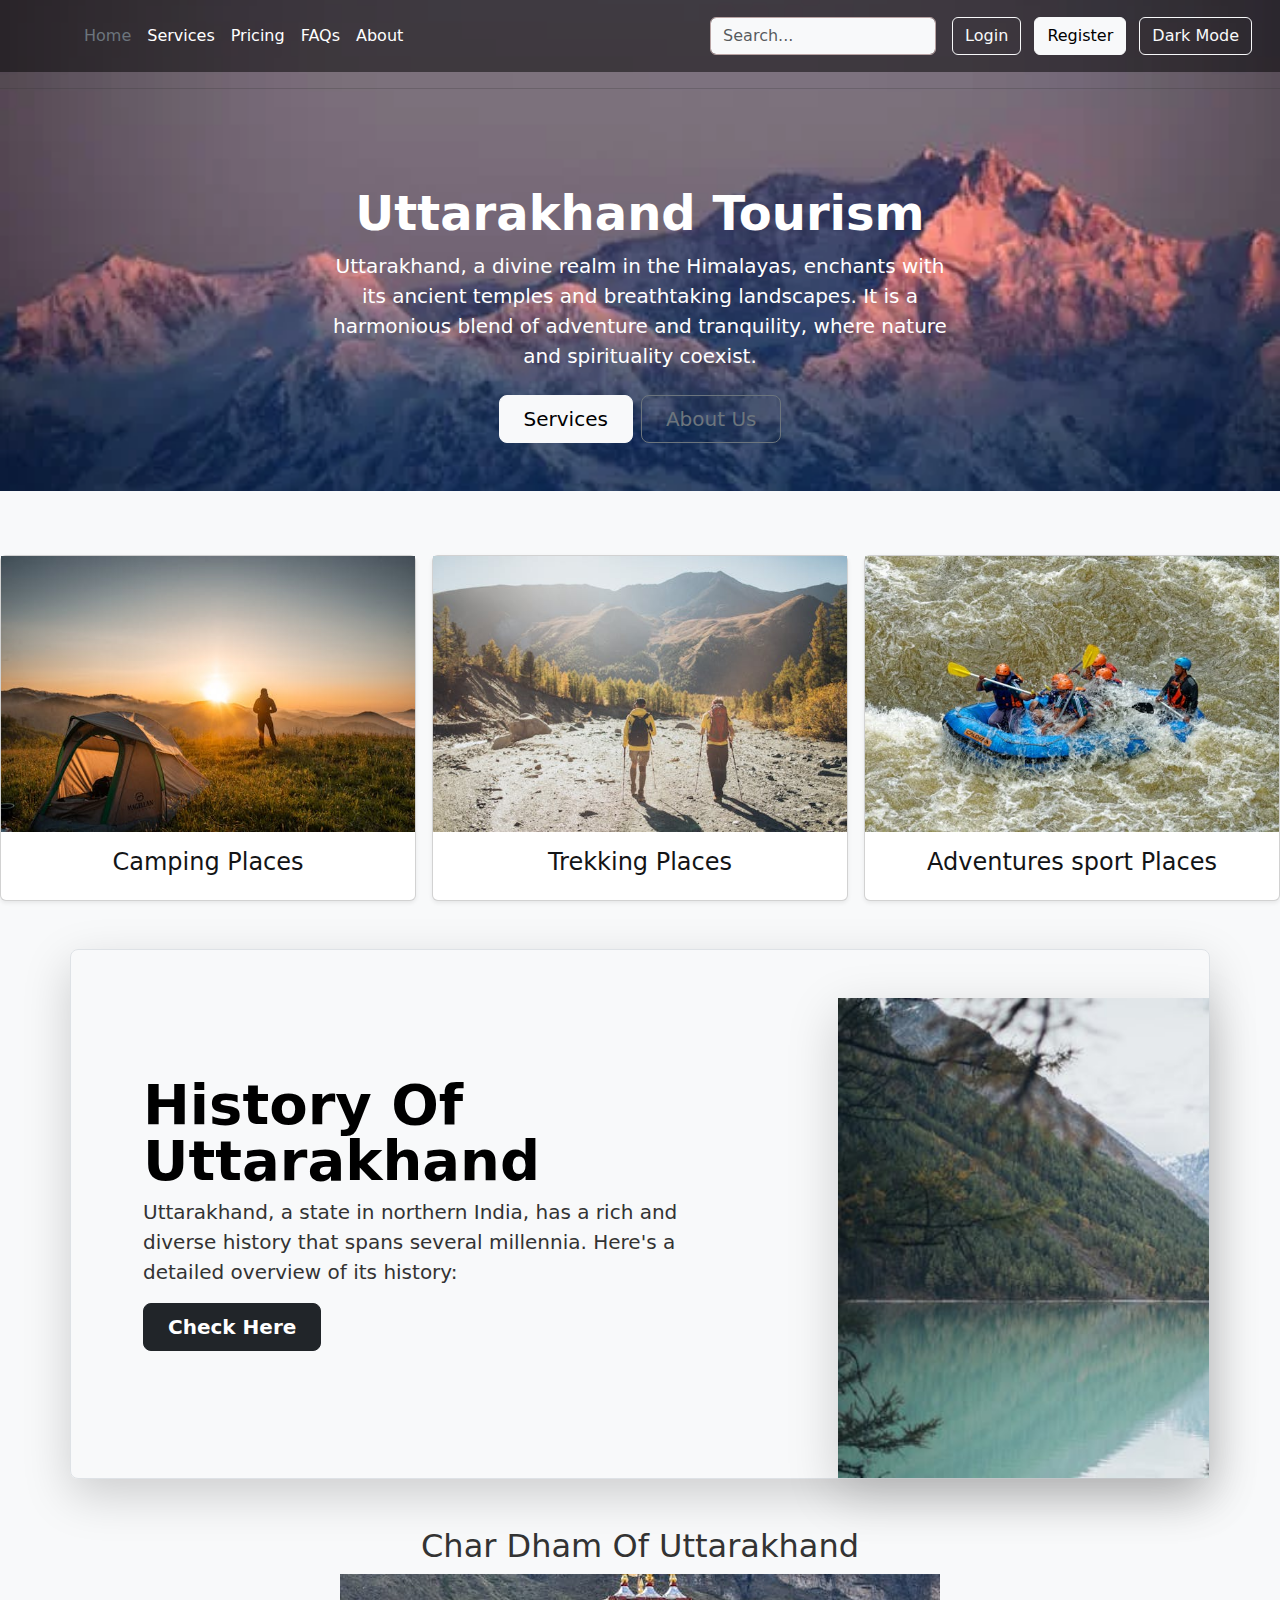
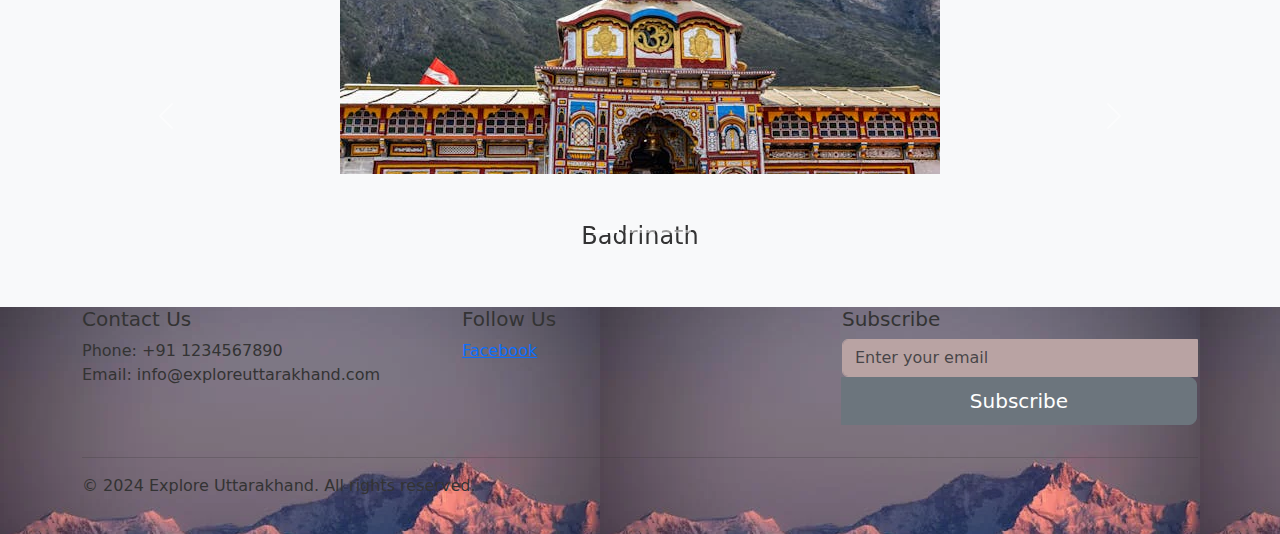
<file: index.html>
<!DOCTYPE html>
<html lang="en">
<head>
    <meta charset="UTF-8">
    <meta name="viewport" content="width=device-width, initial-scale=1.0">
    <link href="https://cdn.jsdelivr.net/npm/bootstrap@5.3.3/dist/css/bootstrap.min.css" rel="stylesheet" integrity="sha384-QWTKZyjpPEjISv5WaRU9OFeRpok6YctnYmDr5pNlyT2bRjXh0JMhjY6hW+ALEwIH" crossorigin="anonymous">
    <link rel="stylesheet" href="styles.css">
    <title>Uttarakhand Tourism</title>
</head>
<body>
    <!-- Header -->
    <div style="background-image: url('./images/background2.webp'); background-size: cover; background-position: center; background-repeat: no-repeat;">
        <header class="p-3">
            <div class="container-fluid">
                <div class="d-flex flex-wrap align-items-center justify-content-center justify-content-lg-start">
                    <a href="/" class="d-flex align-items-center mb-2 mb-lg-0 text-white text-decoration-none">
                        <svg class="bi me-2" width="40" height="32" role="img" aria-label="Bootstrap"><use xlink:href="#bootstrap"></use></svg>
                    </a>
                    <ul class="nav col-12 col-lg-auto me-lg-auto mb-2 justify-content-center mb-md-0">
                        <li><a href="main.html" class="nav-link px-2 text-secondary">Home</a></li>
                        <li><a href="services.html" class="nav-link px-2 text-white">Services</a></li>
                        <li><a href="pricing.html" class="nav-link px-2 text-white">Pricing</a></li>
                        <li><a href="faq.html" class="nav-link px-2 text-white">FAQs</a></li>
                        <li><a href="about.html" class="nav-link px-2 text-white">About</a></li>
                    </ul>
                    <form class="col-12 col-lg-auto mb-3 mb-lg-0 me-lg-3" role="search">
                        <input type="search" class="form-control form-control-dark text-bg-light" placeholder="Search..." aria-label="Search">
                    </form>
                    <div class="text-end">
                        <a href="login.html" class="btn btn-outline-light me-2">Login</a>
                        <a href="register.html" class="btn btn-light">Register</a>
                        <!-- Theme Toggle Button -->
                        <button id="themeToggle" class="btn btn-outline-light ms-2">Toggle Theme</button>
                    </div>
                </div>
            </div>
        </header>

        <hr>

        <!-- Uttarakhand Tourism -->
        <div class="px-4 py-5 my-5 text-white text-center">
            <h1 class="display-5 fw-bold">Uttarakhand Tourism</h1>
            <div class="col-lg-6 mx-auto">
                <p class="lead mb-4">Uttarakhand, a divine realm in the Himalayas, enchants with its ancient temples and breathtaking landscapes. It is a harmonious blend of adventure and tranquility, where nature and spirituality coexist.</p>
                <div class="d-grid gap-2 d-sm-flex justify-content-sm-center">
                    <a href="services.html" class="btn btn-light btn-lg px-4 gap-3">Services</a>
                    <a href="about.html" class="btn btn-outline-secondary btn-lg px-4">About Us</a>
                </div>
            </div>
        </div>
    </div>

    <!-- Destinations -->
    <div class="row row-cols-1 row-cols-sm-2 row-cols-md-3 g-3 mt-1">
        <div class="col">
            <div class="card shadow-sm">
                <img src="./images/camping.jpeg" alt="camping">
                <div class="card-body">
                    <h3 class="destination"><a href="camping.html">Camping Places</a></h3>
                </div>
            </div>
        </div>
        <div class="col">
            <div class="card shadow-sm">
                <img src="./images/tracking.jpeg" alt="trekking">
                <div class="card-body">
                    <h3 class="destination"><a href="trekking.html">Trekking Places</a></h3>
                </div>
            </div>
        </div>
        <div class="col">
            <div class="card shadow-sm">
                <img src="./images/rapting.jpeg" alt="camping">
                <div class="card-body">
                    <h3 class="destination"><a href="adventure.html">Adventures sport Places</a></h3>
                </div>
            </div>
        </div>
    </div>

    <!-- History -->
    <div class="container my-5">
        <div class="row p-4 pb-0 pe-lg-0 pt-lg-5 align-items-center rounded-3 border shadow-lg">
            <div class="col-lg-7 p-3 p-lg-5 pt-lg-3">
                <h1 class="display-4 fw-bold lh-1 text-body-emphasis">History Of Uttarakhand</h1>
                <p class="lead">Uttarakhand, a state in northern India, has a rich and diverse history that spans several millennia. Here's a detailed overview of its history:</p>
                <div class="d-grid gap-2 d-md-flex justify-content-md-start mb-4 mb-lg-3">
                    <a href="history.html" class="btn btn-dark btn-lg px-4 me-md-2 fw-bold text-white">Check Here</a>
                </div>
            </div>
            <div class="col-lg-4 offset-lg-1 p-0 overflow-hidden shadow-lg">
                <img class="rounded-lg-3" src="./images/background.jpeg" alt="" width="720">
            </div>
        </div>
    </div>

    <!-- Char Dham -->
    <h2 class="album container mt-3">Char Dham Of Uttarakhand</h2>
    <div class="container">
        <div id="carouselExampleIndicators" class="carousel slide mb-5">
            <div class="carousel-indicators">
                <button type="button" data-bs-target="#carouselExampleIndicators" data-bs-slide-to="0" class="active" aria-current="true" aria-label="Slide 1"></button>
                <button type="button" data-bs-target="#carouselExampleIndicators" data-bs-slide-to="1" aria-label="Slide 2"></button>
                <button type="button" data-bs-target="#carouselExampleIndicators" data-bs-slide-to="2" aria-label="Slide 3"></button>
            </div>
            <div class="carousel-inner">
                <div class="carousel-item active">
                    <img src="./images/badrinath.jpeg" class="d-block mx-auto img-200" alt="Badrinath">
                    <h4 class="text-center mt-5">Badrinath</h4>
                </div>
                <div class="carousel-item">
                    <img src="./images/kedarnath.jpeg" class="d-block mx-auto img-200" alt="Kedarnath">
                    <h4 class="text-center mt-5">Kedarnath</h4>
                </div>
                <div class="carousel-item">
                    <img src="./images/gangotri.jpg" class="d-block mx-auto img-200" alt="Gangotri">
                    <h4 class="text-center mt-5">Gangotri</h4>
                </div>
                <div class="carousel-item">
                    <img src="./images/yumnotri.jpeg" class="d-block mx-auto img-200" alt="Yamnotri">
                    <h4 class="text-center mt-5">Yamnotri</h4>
                </div>
            </div>
            <button class="carousel-control-prev" type="button" data-bs-target="#carouselExampleIndicators" data-bs-slide="prev">
                <span class="carousel-control-prev-icon" aria-hidden="true"></span>
                <span class="visually-hidden">Previous</span>
            </button>
            <button class="carousel-control-next" type="button" data-bs-target="#carouselExampleIndicators" data-bs-slide="next">
                <span class="carousel-control-next-icon" aria-hidden="true"></span>
                <span class="visually-hidden">Next</span>
            </button>
        </div>
    </div>

    <!-- Footer -->
    <footer class="footer bg-dark-subtle">
        <div class="container mt-5">
            <div class="row">
                <div class="col-md-4">
                    <h5>Contact Us</h5>
                    <ul class="list-unstyled">
                        <li>Phone: +91 1234567890</li>
                        <li>Email: info@exploreuttarakhand.com</li>
                    </ul>
                </div>
                <div class="col-md-4">
                    <h5>Follow Us</h5>
                    <ul class="list-unstyled">
                        <li><a href="https://www.facebook.com/exploreuttarakhand" target="_blank">Facebook</a></li>
                    </ul>
                </div>
                <div class="col-md-4">
                    <h5>Subscribe</h5>
                    <form action="#">
                        <div class="input-group mb-3">
                            <input type="email" class="form-control" placeholder="Enter your email" aria-label="Subscribe" aria-describedby="button-addon2">
                            <button class="w-100 btn btn-lg btn-secondary" type="button" id="button-addon2">Subscribe</button>
                        </div>
                    </form>
                </div>
            </div>
            <hr>
            <p>© 2024 Explore Uttarakhand. All rights reserved.</p>
        </div>
    </footer>

    <!-- Bootstrap JS -->
    <script src="https://cdn.jsdelivr.net/npm/bootstrap@5.3.3/dist/js/bootstrap.bundle.min.js" integrity="sha384-YvpcrYf0tY3lHB60NNkmXc5s9fDVZLESaAA55NDzOxhy9GkcIdslK1eN7N6jIeHz" crossorigin="anonymous"></script>
    <!-- Custom JS -->
    <script src="script.js"></script>
</body>
</html>
</file>
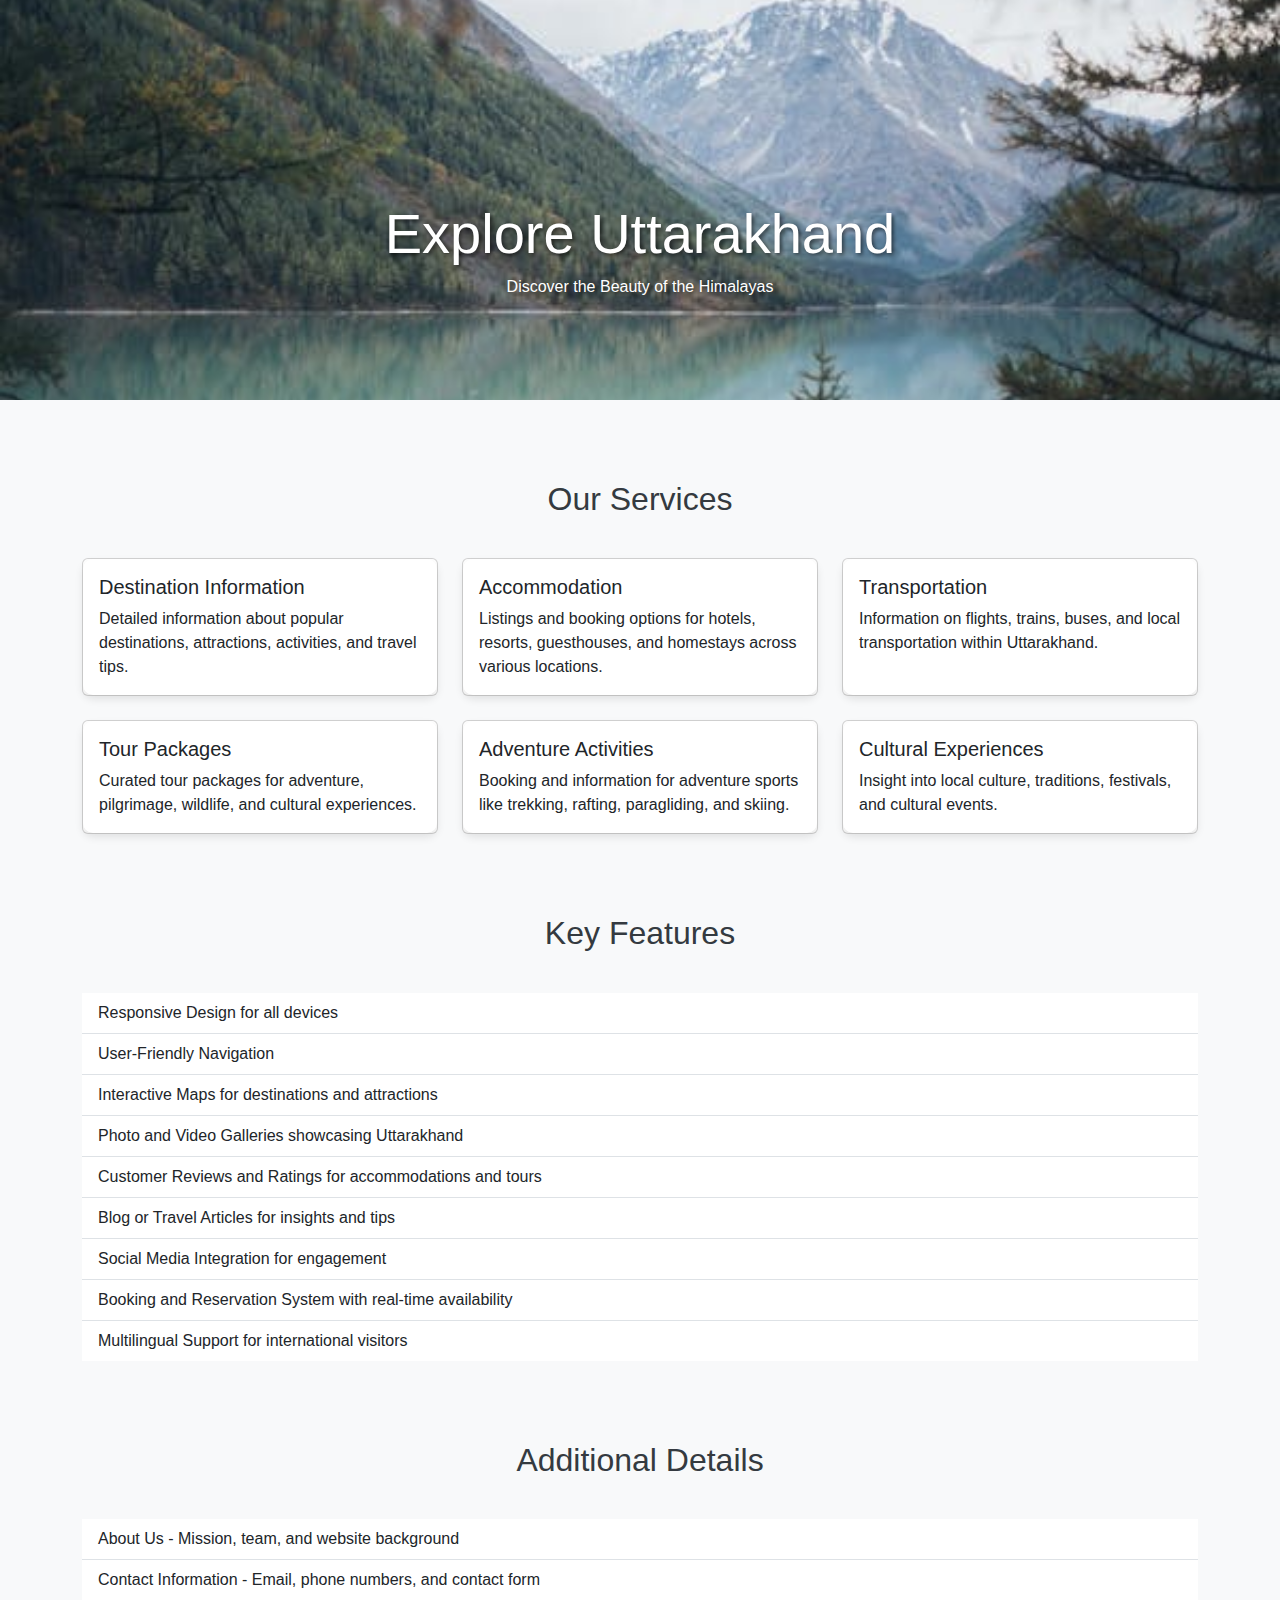
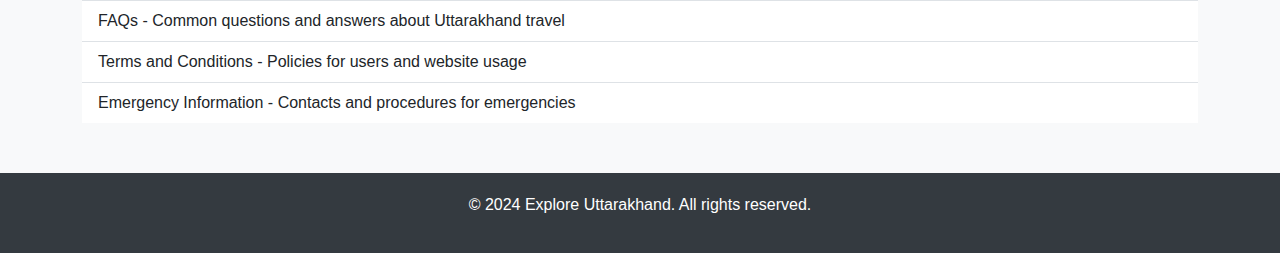
<file: about.html>
<!DOCTYPE html>
<html lang="en">
<head>
    <meta charset="UTF-8">
    <meta name="viewport" content="width=device-width, initial-scale=1.0">
    <title>Explore Uttarakhand</title>
    <link href="https://cdn.jsdelivr.net/npm/bootstrap@5.3.3/dist/css/bootstrap.min.css" rel="stylesheet" integrity="sha384-QWTKZyjpPEjISv5WaRU9OFeRpok6YctnYmDr5pNlyT2bRjXh0JMhjY6hW+ALEwIH" crossorigin="anonymous">
    <style>
        body {
            font-family: 'Arial', sans-serif;
            background-color: #f8f9fa;
            color: #343a40;
        }
        .hero {
            background-image: url('./images/background.jpeg');
            background-size: cover;
            background-position: center;
            height: 400px;
            width: ;
            color: white;
            text-shadow: 2px 2px 4px rgba(0,0,0,0.6);
        }
        .hero h1 {
            padding-top: 200px;
            font-size: 3.5rem;
        }
        .section-title {
            margin-top: 80px;
            margin-bottom: 40px;
        }
        .card-img-top {
            height: 250px;
            object-fit: cover;
            border-top-left-radius: 10px;
            border-top-right-radius: 10px;
        }
        .card-body {
            background-color: #fff;
            border-radius: 10px;
            box-shadow: 0 4px 8px rgba(0,0,0,0.1);
            transition: transform 0.3s ease;
        }
        .card-body:hover {
            transform: translateY(-10px);
        }
        .footer {
            background-color: #343a40;
            color: white;
            padding: 20px 0;
            text-align: center;
            margin-top: 50px;
        }
    </style>
</head>
<body>
    <header class="hero text-center">
        <div class="container">
            <h1>Explore Uttarakhand</h1>
            <p>Discover the Beauty of the Himalayas</p>
        </div>
    </header>

    <div class="container">
        <section id="services">
            <h2 class="text-center section-title">Our Services</h2>
            <div class="row row-cols-1 row-cols-md-3 g-4">
                <div class="col">
                    <div class="card h-100">
                        <div class="card-body">
                            <h5 class="card-title">Destination Information</h5>
                            <p class="card-text">Detailed information about popular destinations, attractions, activities, and travel tips.</p>
                        </div>
                    </div>
                </div>
                <div class="col">
                    <div class="card h-100">
                        <div class="card-body">
                            <h5 class="card-title">Accommodation</h5>
                            <p class="card-text">Listings and booking options for hotels, resorts, guesthouses, and homestays across various locations.</p>
                        </div>
                    </div>
                </div>
                <div class="col">
                    <div class="card h-100">
                        <div class="card-body">
                            <h5 class="card-title">Transportation</h5>
                            <p class="card-text">Information on flights, trains, buses, and local transportation within Uttarakhand.</p>
                        </div>
                    </div>
                </div>
                <div class="col">
                    <div class="card h-100">
                        <div class="card-body">
                            <h5 class="card-title">Tour Packages</h5>
                            <p class="card-text">Curated tour packages for adventure, pilgrimage, wildlife, and cultural experiences.</p>
                        </div>
                    </div>
                </div>
                <div class="col">
                    <div class="card h-100">
                        <div class="card-body">
                            <h5 class="card-title">Adventure Activities</h5>
                            <p class="card-text">Booking and information for adventure sports like trekking, rafting, paragliding, and skiing.</p>
                        </div>
                    </div>
                </div>
                <div class="col">
                    <div class="card h-100">
                        <div class="card-body">
                            <h5 class="card-title">Cultural Experiences</h5>
                            <p class="card-text">Insight into local culture, traditions, festivals, and cultural events.</p>
                        </div>
                    </div>
                </div>
            </div>
        </section>

        <section id="features">
            <h2 class="text-center section-title">Key Features</h2>
            <ul class="list-group list-group-flush">
                <li class="list-group-item">Responsive Design for all devices</li>
                <li class="list-group-item">User-Friendly Navigation</li>
                <li class="list-group-item">Interactive Maps for destinations and attractions</li>
                <li class="list-group-item">Photo and Video Galleries showcasing Uttarakhand</li>
                <li class="list-group-item">Customer Reviews and Ratings for accommodations and tours</li>
                <li class="list-group-item">Blog or Travel Articles for insights and tips</li>
                <li class="list-group-item">Social Media Integration for engagement</li>
                <li class="list-group-item">Booking and Reservation System with real-time availability</li>
                <li class="list-group-item">Multilingual Support for international visitors</li>
            </ul>
        </section>

        <section id="additional-details">
            <h2 class="text-center section-title">Additional Details</h2>
            <ul class="list-group list-group-flush">
                <li class="list-group-item">About Us - Mission, team, and website background</li>
                <li class="list-group-item">Contact Information - Email, phone numbers, and contact form</li>
                <li class="list-group-item">FAQs - Common questions and answers about Uttarakhand travel</li>
                <li class="list-group-item">Terms and Conditions - Policies for users and website usage</li>
                <li class="list-group-item">Emergency Information - Contacts and procedures for emergencies</li>
            </ul>
        </section>
    </div>

    <footer class="footer">
        <div class="container">
            <p>&copy; 2024 Explore Uttarakhand. All rights reserved.</p>
        </div>
    </footer>

    <script src="https://maxcdn.bootstrapcdn.com/bootstrap/5.3.0/js/bootstrap.min.js"></script>
</body>
</html>
</file>
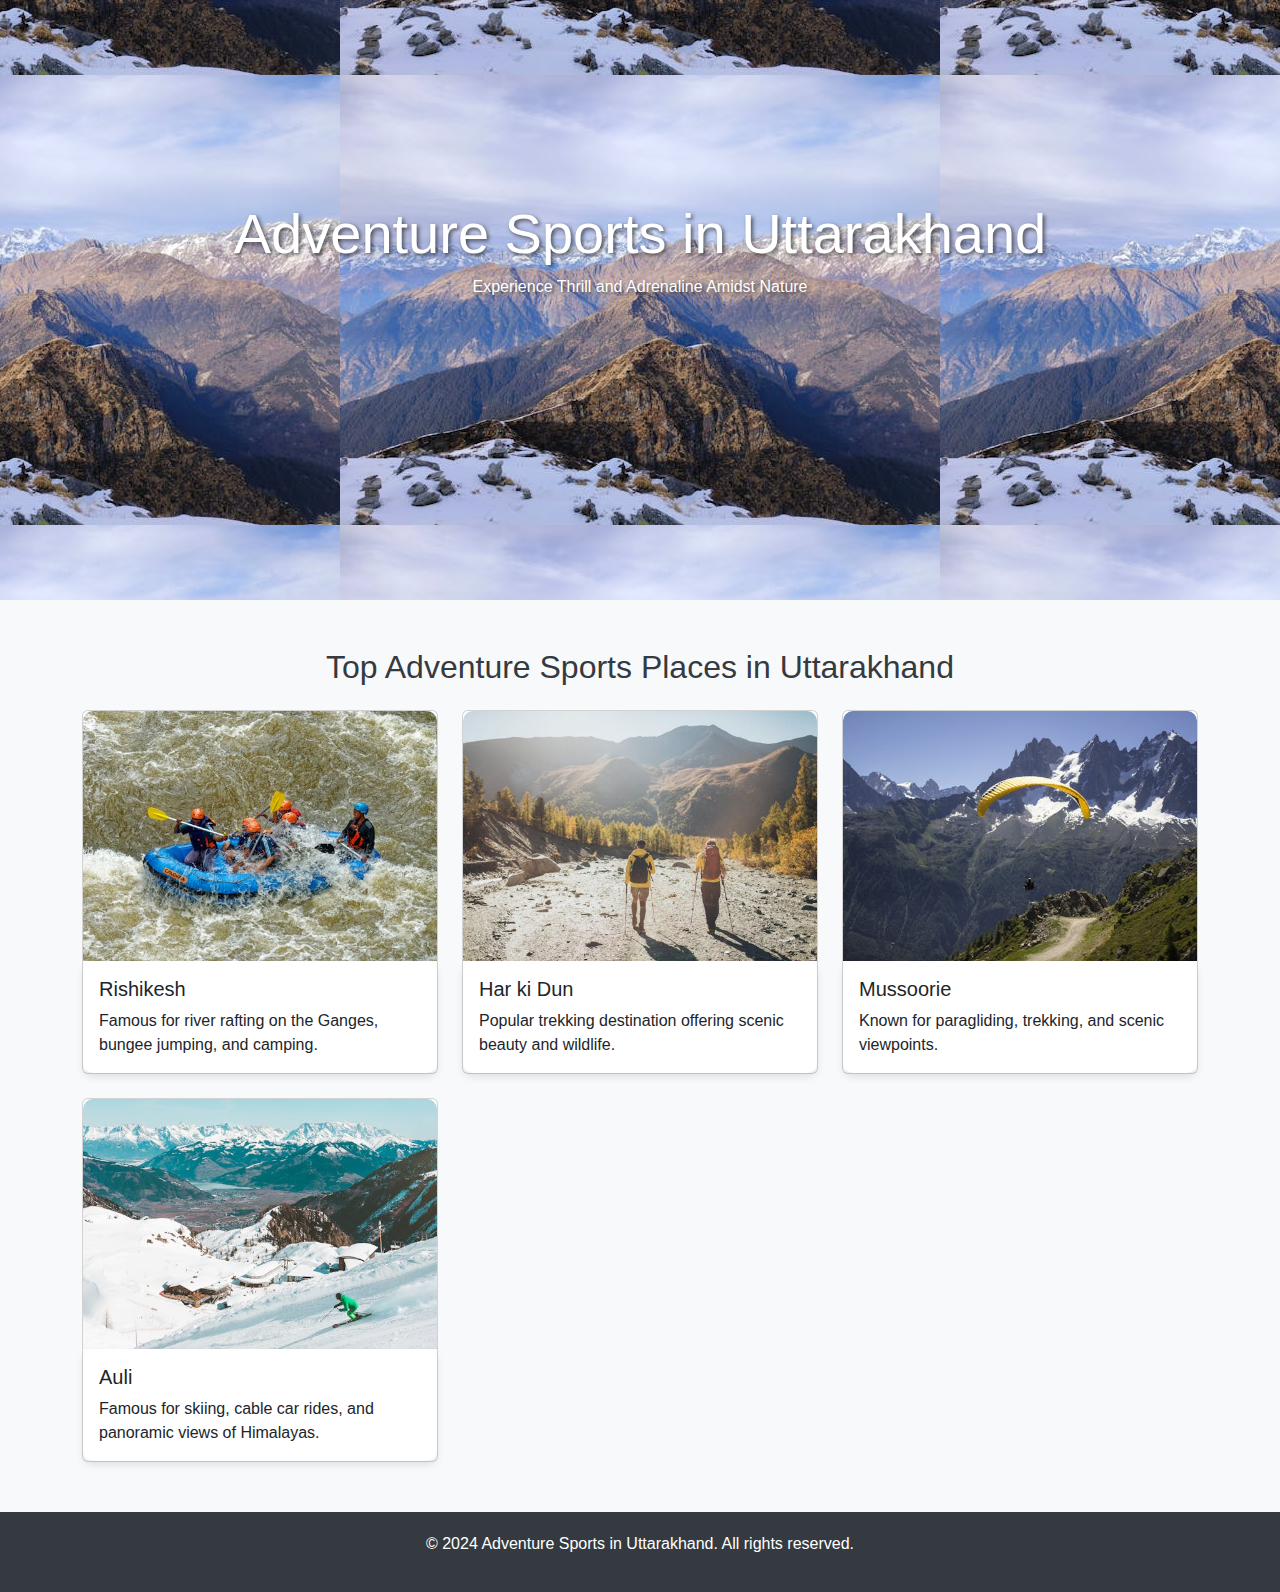
<file: adventure.html>
<!DOCTYPE html>
<html lang="en">
<head>
    <meta charset="UTF-8">
    <meta name="viewport" content="width=device-width, initial-scale=1.0">
    <title>Adventure Sports in Uttarakhand</title>
    <link href="https://cdn.jsdelivr.net/npm/bootstrap@5.3.3/dist/css/bootstrap.min.css" rel="stylesheet" integrity="sha384-QWTKZyjpPEjISv5WaRU9OFeRpok6YctnYmDr5pNlyT2bRjXh0JMhjY6hW+ALEwIH" crossorigin="anonymous">
    <style>
        body {
            font-family: 'Arial', sans-serif;
            background-color: #f8f9fa;
            color: #343a40;
        }
        .hero {
            background-image: url('./images/chopta.jpeg');
            background-size: none;
            background-position: center;
            height: 600px;
            color: white;
            text-shadow: 2px 2px 4px rgba(0,0,0,0.6);
        }
        .hero h1 {
            padding-top: 200px;
            font-size: 3.5rem;
        }
        .card-img-top {
            height: 250px;
            object-fit: cover;
            border-top-left-radius: 10px;
            border-top-right-radius: 10px;
        }
        .card-body {
            background-color: #fff;
            border-radius: 10px;
            box-shadow: 0 4px 8px rgba(0,0,0,0.1);
            transition: transform 0.3s ease;
        }
        .card-body:hover {
            transform: translateY(-10px);
        }
        .footer {
            background-color: #343a40;
            color: white;
            padding: 20px 0;
            text-align: center;
            margin-top: 50px;
        }
    </style>
</head>
<body>
    <header class="hero text-center">
        <div class="container">
            <h1>Adventure Sports in Uttarakhand</h1>
            <p>Experience Thrill and Adrenaline Amidst Nature</p>
        </div>
    </header>

    <div class="container">
        <section id="adventure-places">
            <h2 class="text-center mt-5 mb-4">Top Adventure Sports Places in Uttarakhand</h2>
            <div class="row row-cols-1 row-cols-md-3 g-4">
                <div class="col">
                    <div class="card h-100">
                        <img src="./images/rapting.jpeg" class="card-img-top" alt="River Rafting">
                        <div class="card-body">
                            <h5 class="card-title">Rishikesh</h5>
                            <p class="card-text">Famous for river rafting on the Ganges, bungee jumping, and camping.</p>
                        </div>
                    </div>
                </div>
                <div class="col">
                    <div class="card h-100">
                        <img src="./images/tracking.jpeg" class="card-img-top" alt="Trekking">
                        <div class="card-body">
                            <h5 class="card-title">Har ki Dun</h5>
                            <p class="card-text">Popular trekking destination offering scenic beauty and wildlife.</p>
                        </div>
                    </div>
                </div>
                <div class="col">
                    <div class="card h-100">
                        <img src="./images/paragliding.jpeg" class="card-img-top" alt="Paragliding">
                        <div class="card-body">
                            <h5 class="card-title">Mussoorie</h5>
                            <p class="card-text">Known for paragliding, trekking, and scenic viewpoints.</p>
                        </div>
                    </div>
                </div>
                <div class="col">
                    <div class="card h-100">
                        <img src="./images/skiing.jpeg" class="card-img-top" alt="Skiing">
                        <div class="card-body">
                            <h5 class="card-title">Auli</h5>
                            <p class="card-text">Famous for skiing, cable car rides, and panoramic views of Himalayas.</p>
                        </div>
                    </div>
                </div>
            </div>
        </section>
    </div>

    <footer class="footer">
        <div class="container">
            <p>&copy; 2024 Adventure Sports in Uttarakhand. All rights reserved.</p>
        </div>
    </footer>

    <script src="https://maxcdn.bootstrapcdn.com/bootstrap/5.3.0/js/bootstrap.min.js"></script>
</body>
</html>
</file>
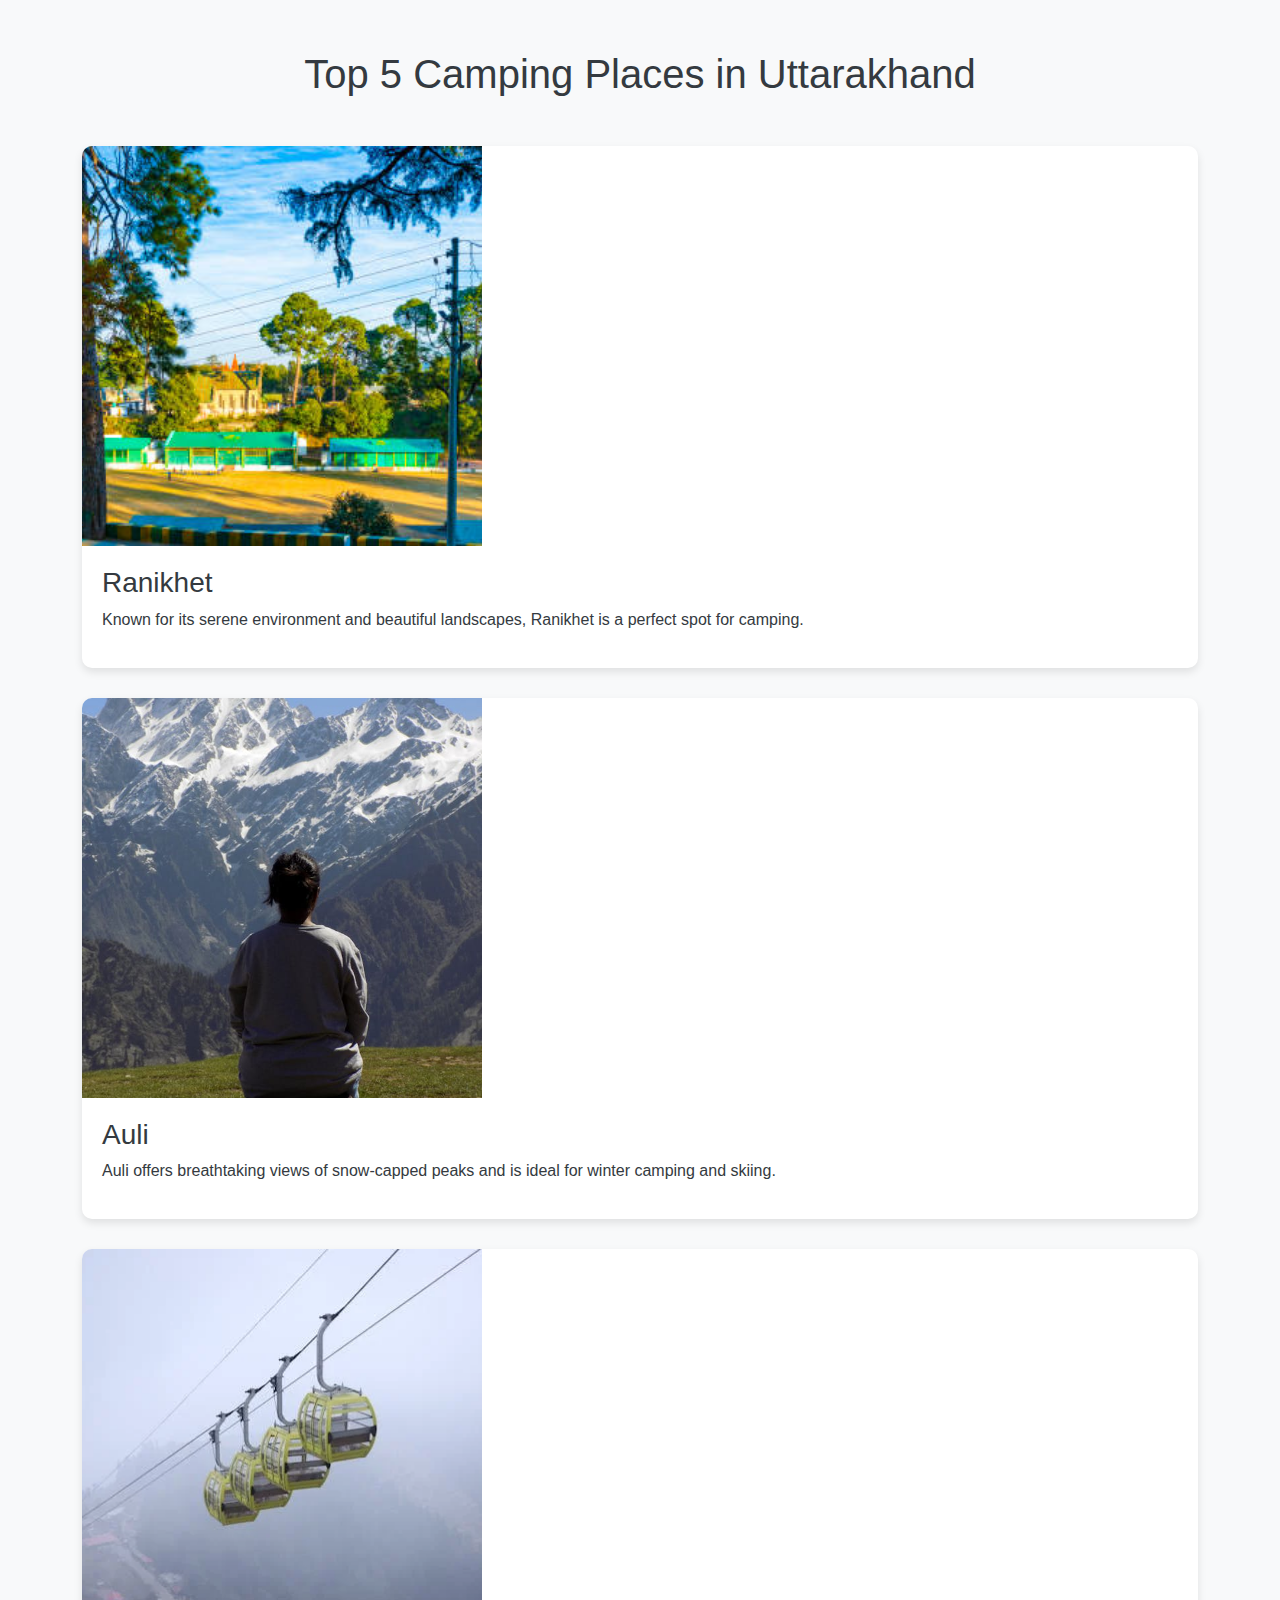
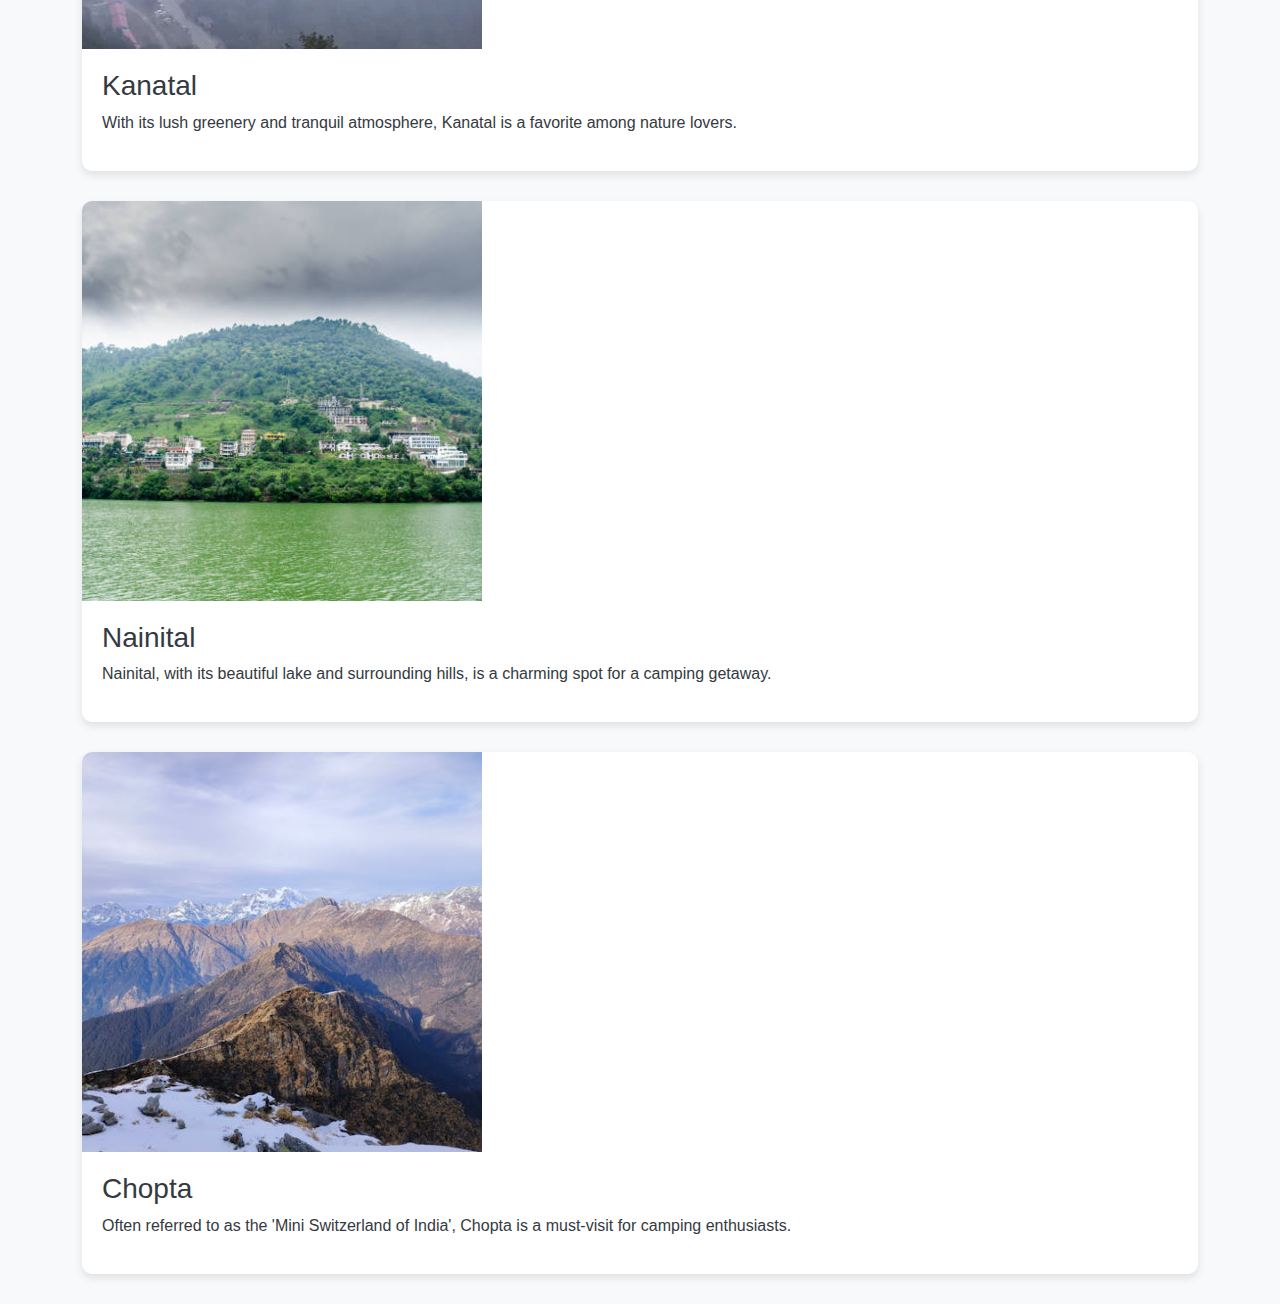
<file: camping.html>
<!DOCTYPE html>
<html lang="en">
<head>
    <meta charset="UTF-8">
    <meta name="viewport" content="width=device-width, initial-scale=1.0">
    <title>Camping Places in Uttarakhand</title>
    <link href="https://cdn.jsdelivr.net/npm/bootstrap@5.3.3/dist/css/bootstrap.min.css" rel="stylesheet" integrity="sha384-QWTKZyjpPEjISv5WaRU9OFeRpok6YctnYmDr5pNlyT2bRjXh0JMhjY6hW+ALEwIH" crossorigin="anonymous">
    <style>
        body {
            background-color: #f8f9fa;
            color: #343a40;
            font-family: Arial, sans-serif;
        }
        .camping-list {
            margin-top: 50px;
        }
        .camping-item {
            background: white;
            border-radius: 10px;
            box-shadow: 0 4px 8px rgba(0,0,0,0.1);
            margin-bottom: 30px;
            overflow: hidden;
            transition: transform 0.3s ease;
        }
        .camping-item:hover {
            transform: translateY(-10px);
        }
        .camping-img {
            width: 400px;
            height: 400px;
            object-fit: cover;
        }
        .camping-content {
            padding: 20px;
        }
    </style>
</head>
<body>
    <div class="container camping-list">
        <h1 class="text-center mb-5">Top 5 Camping Places in Uttarakhand</h1>
        
        <div class="camping-item">
            <img src="./images/ranikhet.jpg" class="camping-img" alt="Ranikhet">
            <div class="camping-content">
                <h3>Ranikhet</h3>
                <p>Known for its serene environment and beautiful landscapes, Ranikhet is a perfect spot for camping.</p>
            </div>
        </div>
        
        <div class="camping-item">
            <img src="./images/auli.jpeg" class="camping-img" alt="Auli">
            <div class="camping-content">
                <h3>Auli</h3>
                <p>Auli offers breathtaking views of snow-capped peaks and is ideal for winter camping and skiing.</p>
            </div>
        </div>
        
        <div class="camping-item">
            <img src="./images/kanatal.webp" class="camping-img" alt="Kanatal">
            <div class="camping-content">
                <h3>Kanatal</h3>
                <p>With its lush greenery and tranquil atmosphere, Kanatal is a favorite among nature lovers.</p>
            </div>
        </div>
        
        <div class="camping-item">
            <img src="./images/nanital.jpg" class="camping-img" alt="Nainital">
            <div class="camping-content">
                <h3>Nainital</h3>
                <p>Nainital, with its beautiful lake and surrounding hills, is a charming spot for a camping getaway.</p>
            </div>
        </div>
        
        <div class="camping-item">
            <img src="./images/chopta.jpeg" class="camping-img" alt="Chopta">
            <div class="camping-content">
                <h3>Chopta</h3>
                <p>Often referred to as the 'Mini Switzerland of India', Chopta is a must-visit for camping enthusiasts.</p>
            </div>
        </div>
        
    </div>
</body>
</html>
</file>
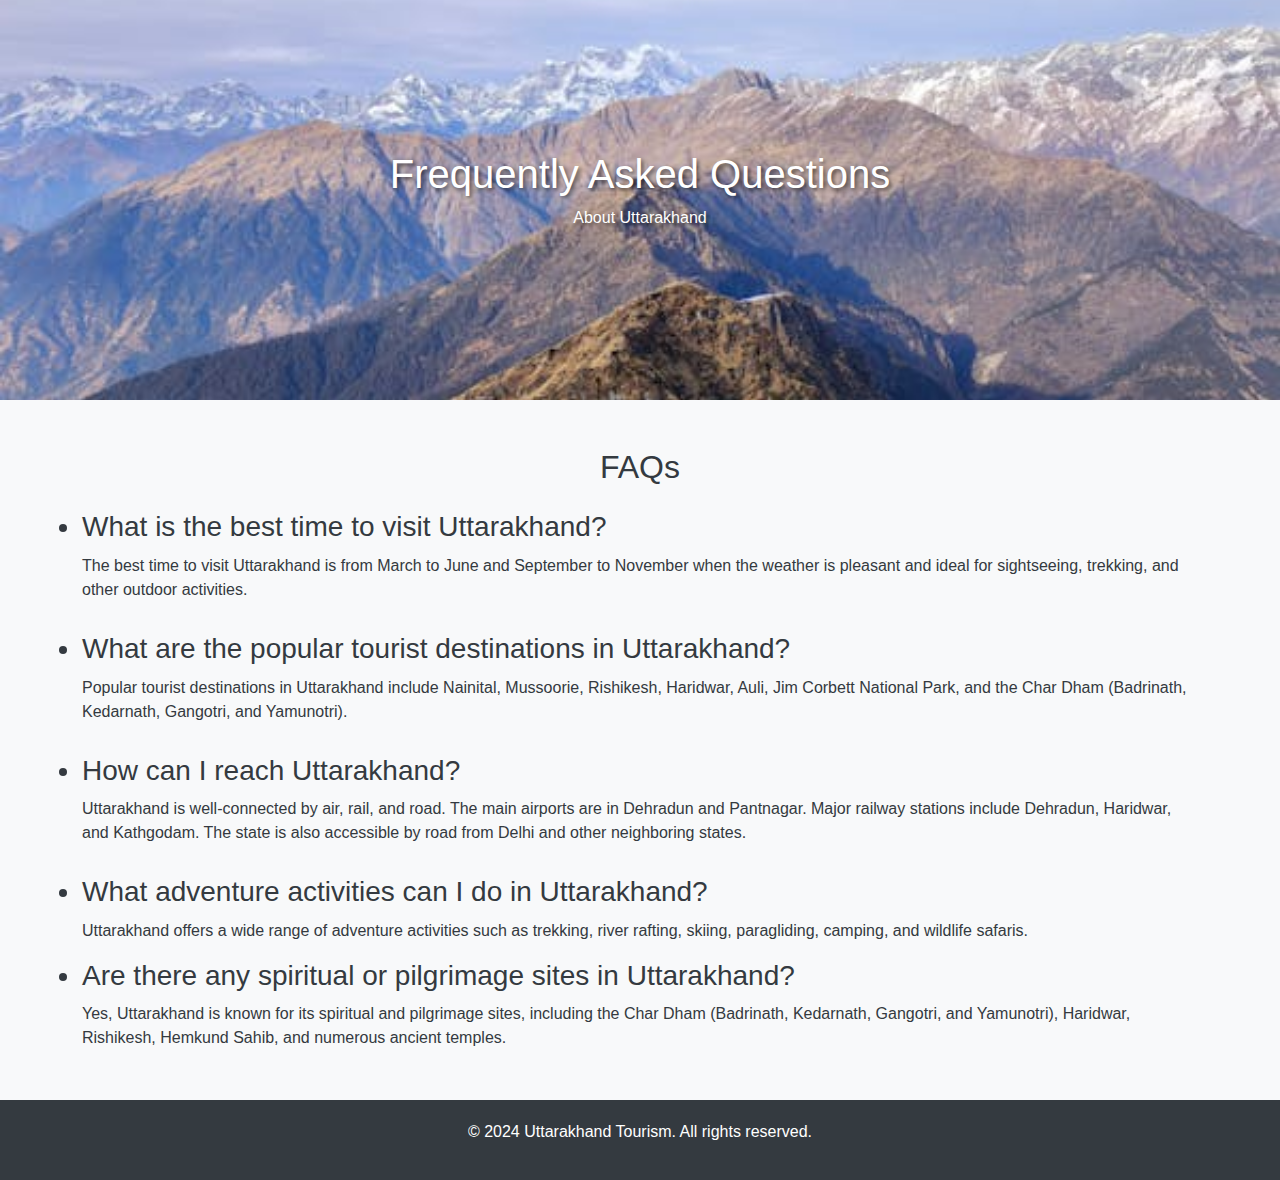
<file: faq.html>
<!DOCTYPE html>
<html lang="en">
<head>
    <meta charset="UTF-8">
    <meta name="viewport" content="width=device-width, initial-scale=1.0">
    <title>FAQ - Uttarakhand</title>
    <link href="https://cdn.jsdelivr.net/npm/bootstrap@5.3.3/dist/css/bootstrap.min.css" rel="stylesheet" integrity="sha384-QWTKZyjpPEjISv5WaRU9OFeRpok6YctnYmDr5pNlyT2bRjXh0JMhjY6hW+ALEwIH" crossorigin="anonymous">
    <style>
        body {
            background-color: #f8f9fa;
            color: #343a40;
            font-family: 'Arial', sans-serif;
        }
        .hero {
            background-image: url('./images/chopta.jpeg');
            background-size: cover;
            background-position: center;
            height: 400px;
            width: ;
            color: white;
            text-shadow: 2px 2px 4px rgba(0,0,0,0.6);
        }
        .hero h1 {
            padding-top: 150px;
        }
        .faq-item {
            margin-bottom: 30px;
        }
        .faq-item h3 {
            margin-bottom: 10px;
        }
        .footer {
            background-color: #343a40;
            color: white;
            padding: 20px 0;
            text-align: center;
            margin-top: 50px;
        }
    </style>
</head>
<body>
    <header class="hero text-center">
        <div class="container">
            <h1>Frequently Asked Questions</h1>
            <p>About Uttarakhand</p>
        </div>
    </header>

    <div class="container">
        <h2 class="text-center mt-5 mb-4">FAQs</h2>
        
        <div class="faq-item">
            <h3><li>What is the best time to visit Uttarakhand?</li></h3>
            <p>The best time to visit Uttarakhand is from March to June and September to November when the weather is pleasant and ideal for sightseeing, trekking, and other outdoor activities.</p>
        </div>

        <div class="faq-item">
            <h3><li>What are the popular tourist destinations in Uttarakhand?</li></h3>
            <p>Popular tourist destinations in Uttarakhand include Nainital, Mussoorie, Rishikesh, Haridwar, Auli, Jim Corbett National Park, and the Char Dham (Badrinath, Kedarnath, Gangotri, and Yamunotri).</p>
        </div>

        <div class="faq-item">
            <h3><li>How can I reach Uttarakhand?</li></h3>
            <p>Uttarakhand is well-connected by air, rail, and road. The main airports are in Dehradun and Pantnagar. Major railway stations include Dehradun, Haridwar, and Kathgodam. The state is also accessible by road from Delhi and other neighboring states.</p>
        </div>

        <div class="faq-item">
            <h3><li>What adventure activities can I do in Uttarakhand?</li></h3>
            <p>Uttarakhand offers a wide range of adventure activities such as trekking, river rafting, skiing, paragliding, camping, and wildlife safaris.</        <div class="faq-item">
            <h3><li>Are there any spiritual or pilgrimage sites in Uttarakhand?</li></h3>
            <p>Yes, Uttarakhand is known for its spiritual and pilgrimage sites, including the Char Dham (Badrinath, Kedarnath, Gangotri, and Yamunotri), Haridwar, Rishikesh, Hemkund Sahib, and numerous ancient temples.</p>
        </div>
    </div>

    <footer class="footer">
        <div class="container">
            <p>&copy; 2024 Uttarakhand Tourism. All rights reserved.</p>
        </div>
    </footer>

    <script src="https://maxcdn.bootstrapcdn.com/bootstrap/5.3.0/js/bootstrap.min.js"></script>
</body>
</html>
</file>
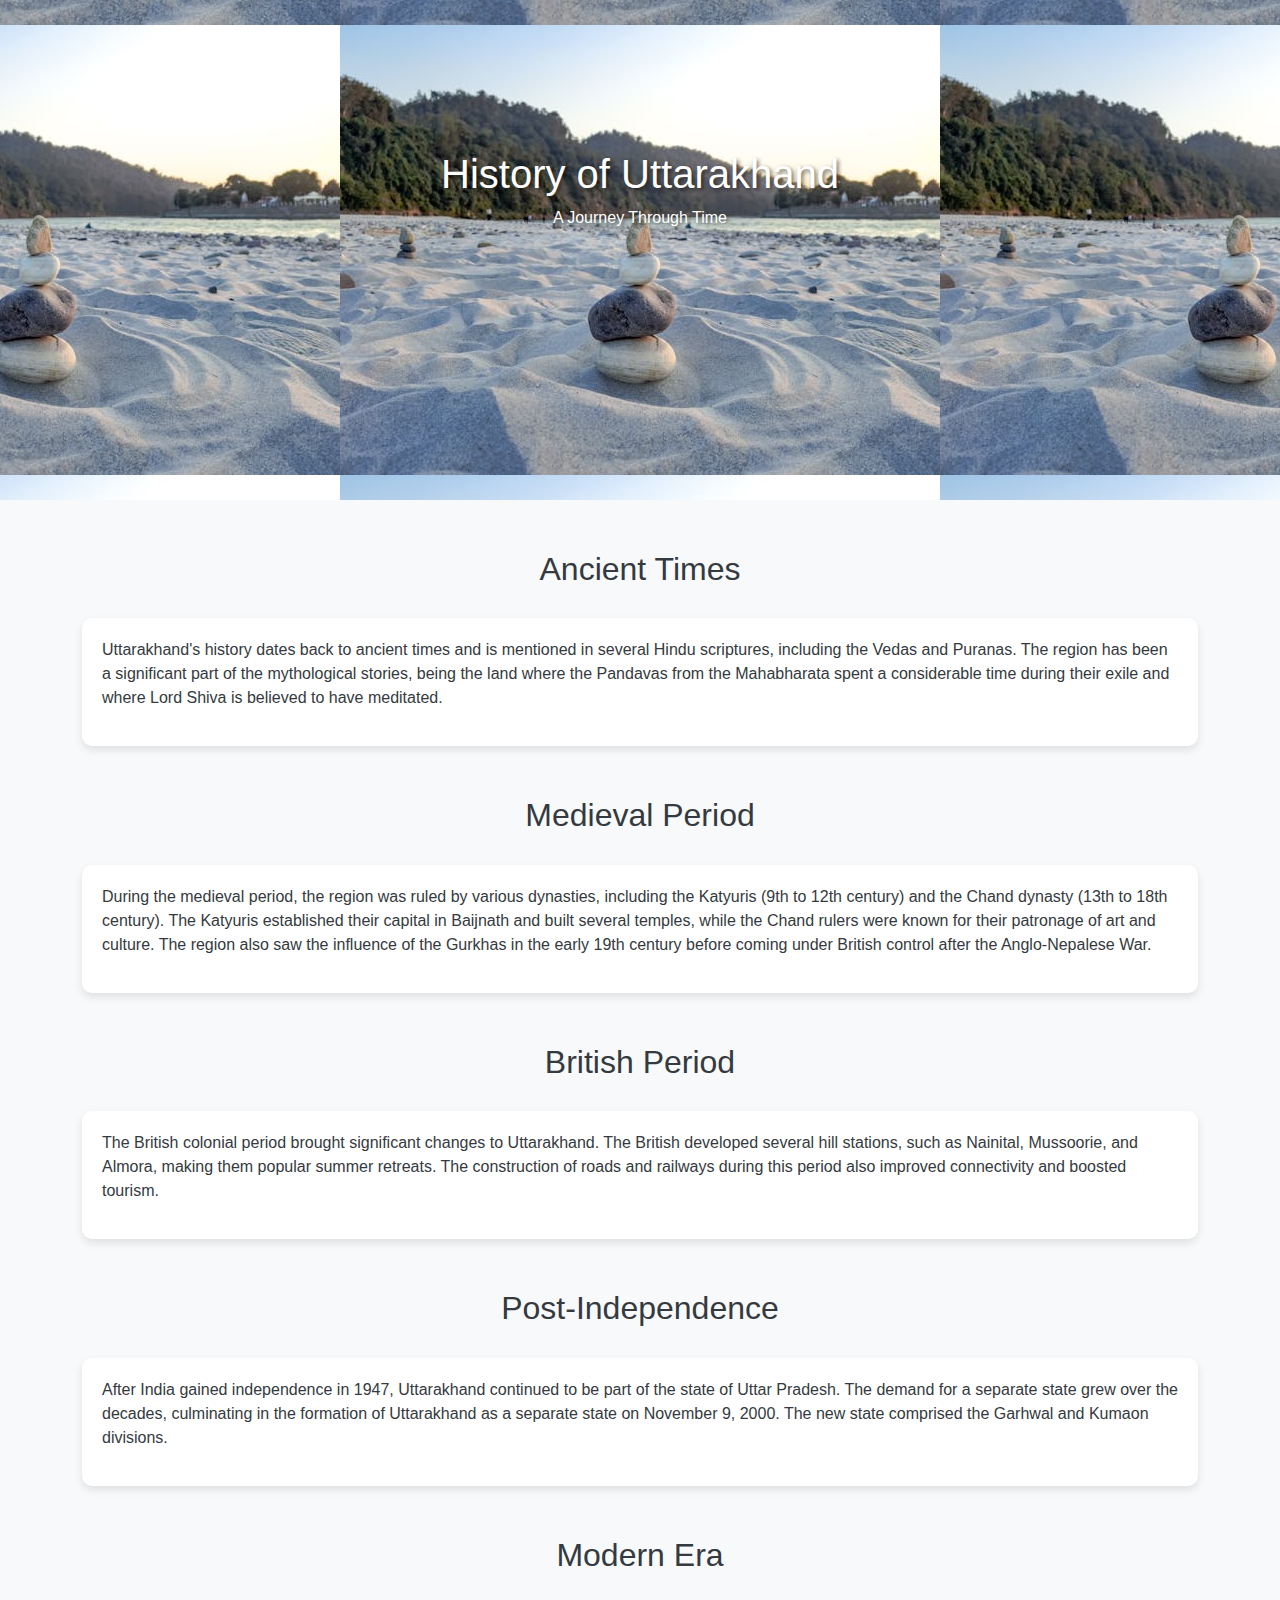
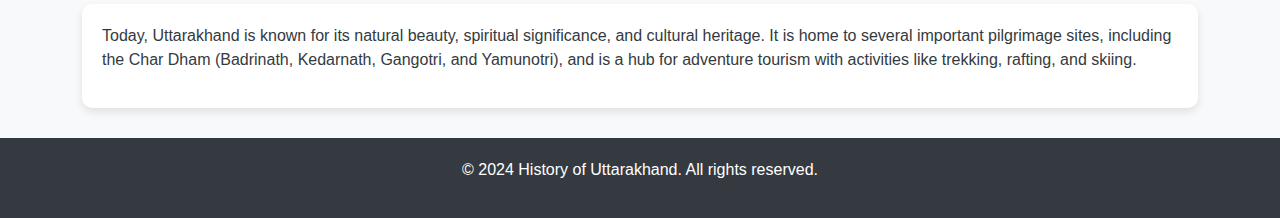
<file: history.html>
<!DOCTYPE html>
<html lang="en">
<head>
    <meta charset="UTF-8">
    <meta name="viewport" content="width=device-width, initial-scale=1.0">
    <title>History of Uttarakhand</title>
    <link href="https://cdn.jsdelivr.net/npm/bootstrap@5.3.3/dist/css/bootstrap.min.css" rel="stylesheet" integrity="sha384-QWTKZyjpPEjISv5WaRU9OFeRpok6YctnYmDr5pNlyT2bRjXh0JMhjY6hW+ALEwIH" crossorigin="anonymous">
    <style>
        body {
            background-color: #f8f9fa;
            color: #343a40;
            font-family: 'Arial', sans-serif;
        }
        .hero {
            background-image: url('./images/uttarakhand_hero.jpeg');
            background-size:none ;
            background-position: center;
            height: 500px;
            color: white;
            text-shadow: 2px 2px 4px rgba(0,0,0,0.6);
        }
        .hero h1 {
            padding-top: 150px;
        }
        .section-title {
            margin: 50px 0 30px;
        }
        .timeline-item {
            background: white;
            border-radius: 10px;
            box-shadow: 0 4px 8px rgba(0,0,0,0.1);
            margin-bottom: 30px;
            padding: 20px;
            transition: transform 0.3s ease;
        }
        .timeline-item:hover {
            transform: translateY(-10px);
        }
        .footer {
            background-color: #343a40;
            color: white;
            padding: 20px 0;
            text-align: center;
        }
    </style>
</head>
<body>
    <header class="hero text-center">
        <div class="container">
            <h1>History of Uttarakhand</h1>
            <p>A Journey Through Time</p>
        </div>
    </header>

    <div class="container">
        <h2 class="text-center section-title">Ancient Times</h2>
        <div class="timeline-item">
            <p>Uttarakhand's history dates back to ancient times and is mentioned in several Hindu scriptures, including the Vedas and Puranas. The region has been a significant part of the mythological stories, being the land where the Pandavas from the Mahabharata spent a considerable time during their exile and where Lord Shiva is believed to have meditated.</p>
        </div>

        <h2 class="text-center section-title">Medieval Period</h2>
        <div class="timeline-item">
            <p>During the medieval period, the region was ruled by various dynasties, including the Katyuris (9th to 12th century) and the Chand dynasty (13th to 18th century). The Katyuris established their capital in Baijnath and built several temples, while the Chand rulers were known for their patronage of art and culture. The region also saw the influence of the Gurkhas in the early 19th century before coming under British control after the Anglo-Nepalese War.</p>
        </div>

        <h2 class="text-center section-title">British Period</h2>
        <div class="timeline-item">
            <p>The British colonial period brought significant changes to Uttarakhand. The British developed several hill stations, such as Nainital, Mussoorie, and Almora, making them popular summer retreats. The construction of roads and railways during this period also improved connectivity and boosted tourism.</p>
        </div>

        <h2 class="text-center section-title">Post-Independence</h2>
        <div class="timeline-item">
            <p>After India gained independence in 1947, Uttarakhand continued to be part of the state of Uttar Pradesh. The demand for a separate state grew over the decades, culminating in the formation of Uttarakhand as a separate state on November 9, 2000. The new state comprised the Garhwal and Kumaon divisions.</p>
        </div>

        <h2 class="text-center section-title">Modern Era</h2>
        <div class="timeline-item">
            <p>Today, Uttarakhand is known for its natural beauty, spiritual significance, and cultural heritage. It is home to several important pilgrimage sites, including the Char Dham (Badrinath, Kedarnath, Gangotri, and Yamunotri), and is a hub for adventure tourism with activities like trekking, rafting, and skiing.</p>
        </div>
    </div>

    <footer class="footer">
        <div class="container">
            <p>&copy; 2024 History of Uttarakhand. All rights reserved.</p>
        </div>
    </footer>
</body>
</html>
</file>
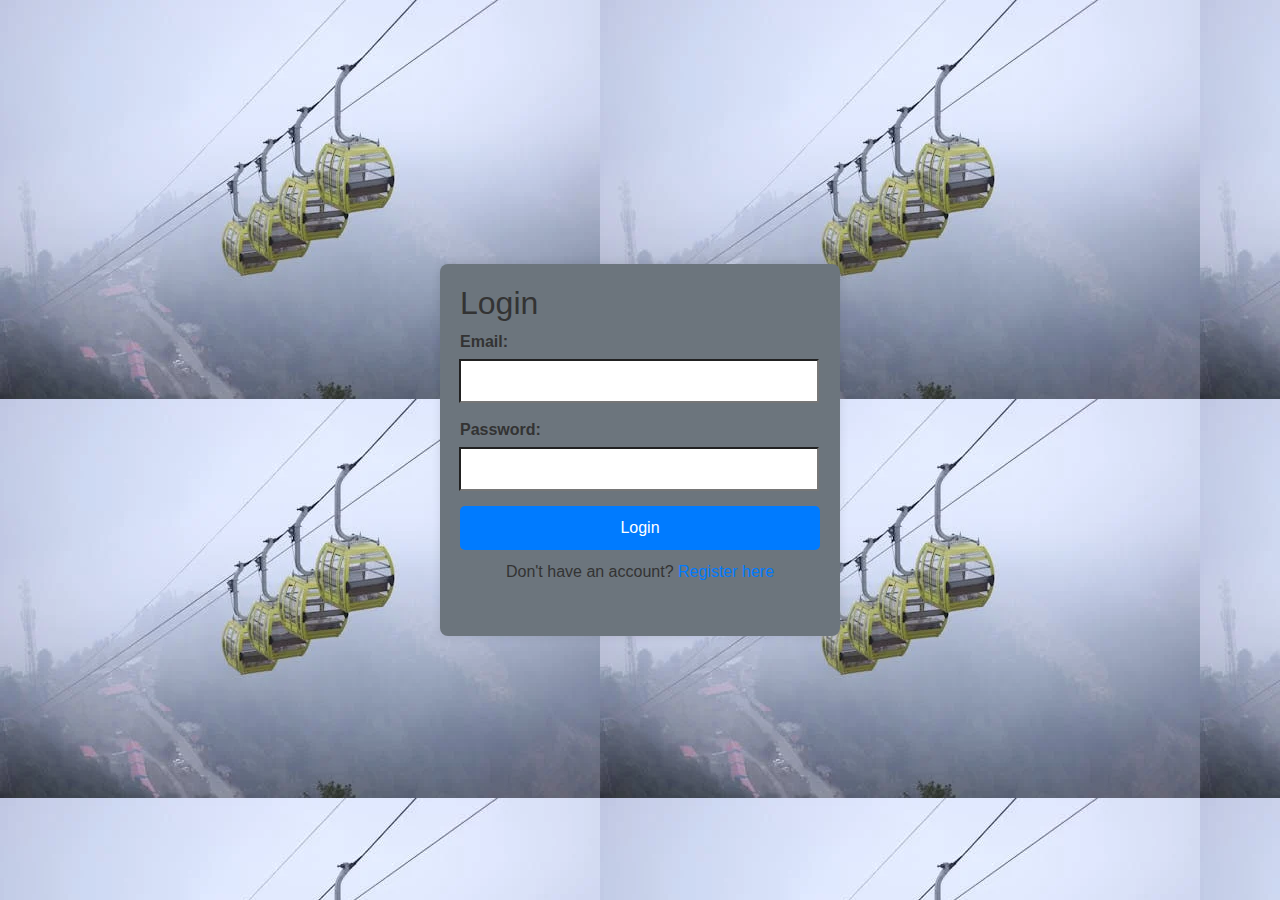
<file: login.html>
<!DOCTYPE html>
<html lang="en">
<head>
    <meta charset="UTF-8">
    <meta name="viewport" content="width=device-width, initial-scale=1.0">
    <link href="https://cdn.jsdelivr.net/npm/bootstrap@5.3.3/dist/css/bootstrap.min.css" rel="stylesheet" integrity="sha384-QWTKZyjpPEjISv5WaRU9OFeRpok6YctnYmDr5pNlyT2bRjXh0JMhjY6hW+ALEwIH" crossorigin="anonymous">
    <link rel="stylesheet" href="styles.css">
    <title>Login Page</title>
    <style>
        body {
            font-family: Arial, sans-serif;
            margin: 0;
            padding: 0;
            display: flex;
            align-items: center;
            justify-content: center;
            min-height: 100vh;
            background-image: url(images/kanatal.webp);
        }

        .container {
            width: 100%;
            max-width: 400px;
            background-color: #fff;
            padding: 20px;
            border-radius: 8px;
            box-shadow: 0 0 10px rgba(0, 0, 0, 0.1);
        }

        .login-form {
            display: flex;
            flex-direction: column;
        }

        .input-group {
            margin-bottom: 15px;
        }

        label {
            font-weight: bold;
        }

        input {
            width: 100%;
            padding: 8px;
            margin-top: 5px;
            box-sizing: border-box;
        }

        button {
            background-color: #007bff;
            color: #fff;
            padding: 10px;
            border: none;
            border-radius: 5px;
            cursor: pointer;
        }

        button:hover {
            background-color: #0056b3;
        }

        .register-link {
            text-align: center;
            margin-top: 10px;
        }

        .register-link a {
            color: #007bff;
            text-decoration: none;
        }

        .register-link a:hover {
            text-decoration: underline;
        }
    </style>
</head>
<body>
    <div class="container bg-secondary">
        <form id="loginForm" class="login-form">
            <h2>Login</h2>
            <div class="input-group">
                <label for="email">Email:</label>
                <input type="email" id="email" name="email" required>
            </div>
            <div class="input-group">
                <label for="password">Password:</label>
                <input type="password" id="password" name="password" required>
            </div>
            <button type="button" onclick="validateLogin()">Login</button>
            <div class="register-link">
                <p>Don't have an account? <a href="register.html">Register here</a></p>
            </div>
            <p id="error-message"></p>
        </form>
    </div>

    <script>
        function validateLogin() {
            const email = document.getElementById("email").value;
            const password = document.getElementById("password").value;
    
            // Retrieve all users from localStorage
            const users = JSON.parse(localStorage.getItem("users")) || [];
    
            // Find the user with the matching email
            const user = users.find((user) => user.email === email);
    
            if (user && user.password === password) {
                alert("Login successful!");
                window.location.href = "main2.html"; // Redirect to main page
            } else {
                alert("Invalid email or password. Please try again.");
            }
        }
    </script>
</body>
</html>
</file>
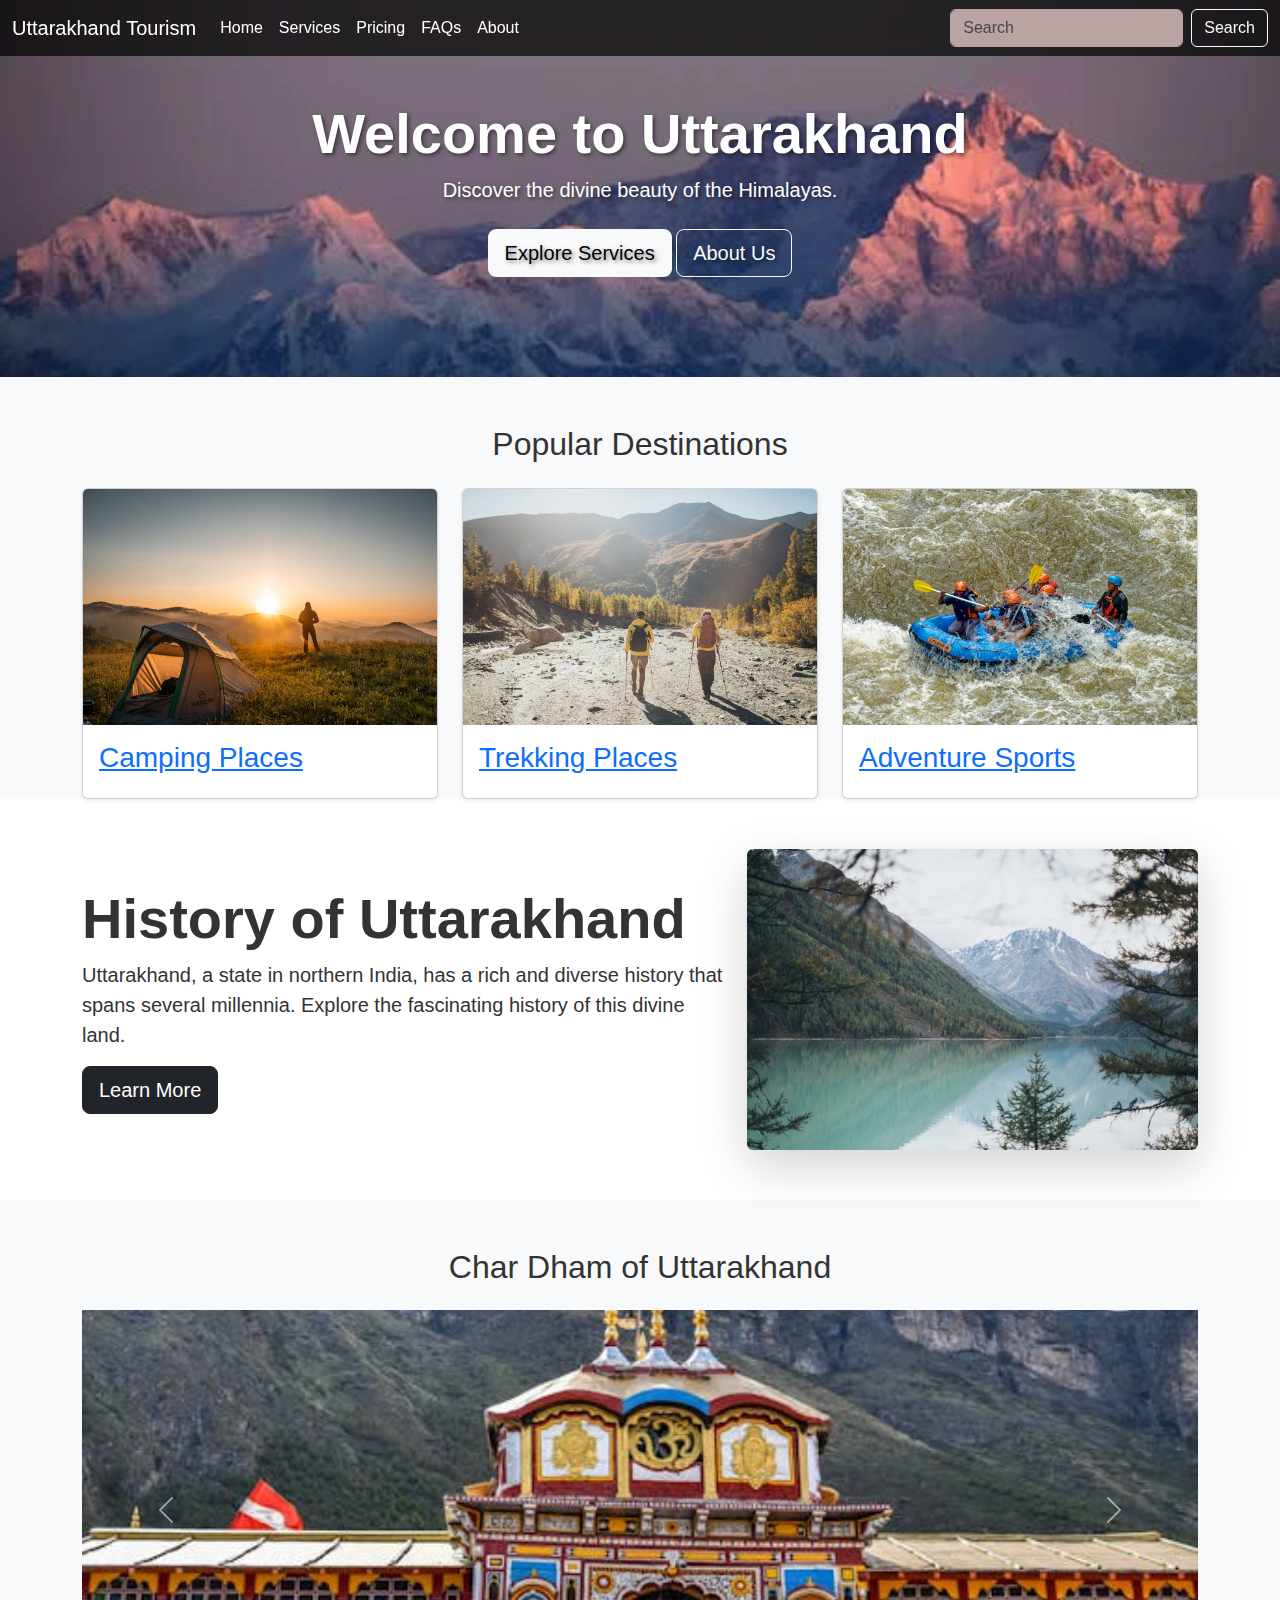
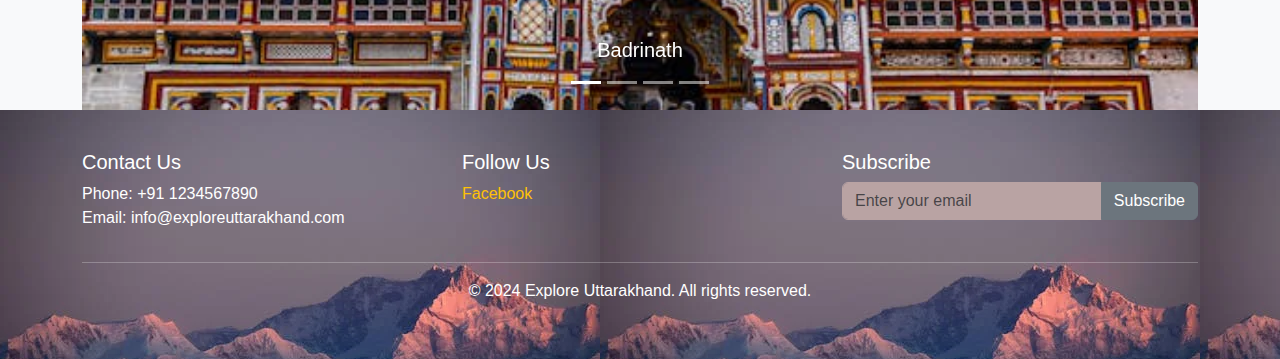
<file: main2.html>
<!DOCTYPE html>
<html lang="en">
<head>
    <meta charset="UTF-8">
    <meta name="viewport" content="width=device-width, initial-scale=1.0">
    <link href="https://cdn.jsdelivr.net/npm/bootstrap@5.3.3/dist/css/bootstrap.min.css" rel="stylesheet" integrity="sha384-QWTKZyjpPEjISv5WaRU9OFeRpok6YctnYmDr5pNlyT2bRjXh0JMhjY6hW+ALEwIH" crossorigin="anonymous">
    <link rel="stylesheet" href="styles.css">
    <title>Uttarakhand Tourism</title>
    <style>
        /* Custom Styles */
        body {
            font-family: Arial, sans-serif;
            background-color: #f8f9fa;
        }

        .navbar {
            background-color: rgba(0, 0, 0, 0.7); /* Semi-transparent background */
        }

        .navbar .nav-link {
            color: white !important;
        }

        .navbar .nav-link:hover {
            color: #ffc107 !important; /* Yellow on hover */
        }

        .hero-section {
            background-image: url('./images/background2.webp');
            background-size: cover;
            background-position: center;
            background-repeat: no-repeat;
            padding: 100px 0;
            color: white;
            text-shadow: 2px 2px 4px rgba(0, 0, 0, 0.5);
        }

        .destination-card img {
            height: 200px;
            object-fit: cover;
        }

        .destination-card h3 a {
            text-decoration: none;
            color: #333;
        }

        .destination-card h3 a:hover {
            color: #007bff;
        }

        .history-section {
            background-color: #fff;
            padding: 50px 0;
        }

        .carousel-item img {
            height: 400px;
            object-fit: cover;
        }

        .footer {
            background-color: #333;
            color: white;
            padding: 40px 0;
        }

        .footer a {
            color: #ffc107;
            text-decoration: none;
        }

        .footer a:hover {
            color: #fff;
        }
    </style>
</head>
<body>

    <!-- Header -->
    <nav class="navbar navbar-expand-lg navbar-dark fixed-top">
        <div class="container-fluid">
            <a class="navbar-brand" href="main.html">Uttarakhand Tourism</a>
            <button class="navbar-toggler" type="button" data-bs-toggle="collapse" data-bs-target="#navbarNav" aria-controls="navbarNav" aria-expanded="false" aria-label="Toggle navigation">
                <span class="navbar-toggler-icon"></span>
            </button>
            <div class="collapse navbar-collapse" id="navbarNav">
                <ul class="navbar-nav me-auto mb-2 mb-lg-0">
                    <li class="nav-item"><a class="nav-link" href="main.html">Home</a></li>
                    <li class="nav-item"><a class="nav-link" href="services.html">Services</a></li>
                    <li class="nav-item"><a class="nav-link" href="pricing.html">Pricing</a></li>
                    <li class="nav-item"><a class="nav-link" href="faq.html">FAQs</a></li>
                    <li class="nav-item"><a class="nav-link" href="about.html">About</a></li>
                </ul>
                <form class="d-flex" role="search">
                    <input class="form-control me-2" type="search" placeholder="Search" aria-label="Search">
                    <button class="btn btn-outline-light" type="submit">Search</button>
                </form>
            </div>
        </div>
    </nav>

    <!-- Hero Section -->
    <div class="hero-section text-center">
        <h1 class="display-4 fw-bold">Welcome to Uttarakhand</h1>
        <p class="lead">Discover the divine beauty of the Himalayas.</p>
        <div class="mt-4">
            <a href="services.html" class="btn btn-light btn-lg">Explore Services</a>
            <a href="about.html" class="btn btn-outline-light btn-lg">About Us</a>
        </div>
    </div>

    <!-- Destinations Section -->
    <div class="container mt-5">
        <h2 class="text-center mb-4">Popular Destinations</h2>
        <div class="row row-cols-1 row-cols-md-3 g-4">
            <div class="col">
                <div class="card h-100 shadow-sm">
                    <img src="./images/camping.jpeg" class="card-img-top" alt="Camping">
                    <div class="card-body">
                        <h3 class="card-title"><a href="camping.html">Camping Places</a></h3>
                    </div>
                </div>
            </div>
            <div class="col">
                <div class="card h-100 shadow-sm">
                    <img src="./images/tracking.jpeg" class="card-img-top" alt="Trekking">
                    <div class="card-body">
                        <h3 class="card-title"><a href="trekking.html">Trekking Places</a></h3>
                    </div>
                </div>
            </div>
            <div class="col">
                <div class="card h-100 shadow-sm">
                    <img src="./images/rapting.jpeg" class="card-img-top" alt="Adventure Sports">
                    <div class="card-body">
                        <h3 class="card-title"><a href="adventure.html">Adventure Sports</a></h3>
                    </div>
                </div>
            </div>
        </div>
    </div>

    <!-- History Section -->
    <div class="history-section">
        <div class="container">
            <div class="row align-items-center">
                <div class="col-lg-7">
                    <h1 class="display-4 fw-bold">History of Uttarakhand</h1>
                    <p class="lead">Uttarakhand, a state in northern India, has a rich and diverse history that spans several millennia. Explore the fascinating history of this divine land.</p>
                    <a href="history.html" class="btn btn-dark btn-lg">Learn More</a>
                </div>
                <div class="col-lg-5">
                    <img src="./images/background.jpeg" class="img-fluid rounded shadow-lg" alt="History">
                </div>
            </div>
        </div>
    </div>

    <!-- Char Dham Section -->
    <div class="container mt-5">
        <h2 class="text-center mb-4">Char Dham of Uttarakhand</h2>
        <div id="charDhamCarousel" class="carousel slide" data-bs-ride="carousel">
            <div class="carousel-indicators">
                <button type="button" data-bs-target="#charDhamCarousel" data-bs-slide-to="0" class="active" aria-current="true" aria-label="Slide 1"></button>
                <button type="button" data-bs-target="#charDhamCarousel" data-bs-slide-to="1" aria-label="Slide 2"></button>
                <button type="button" data-bs-target="#charDhamCarousel" data-bs-slide-to="2" aria-label="Slide 3"></button>
                <button type="button" data-bs-target="#charDhamCarousel" data-bs-slide-to="3" aria-label="Slide 4"></button>
            </div>
            <div class="carousel-inner">
                <div class="carousel-item active">
                    <img src="./images/badrinath.jpeg" class="d-block w-100" alt="Badrinath">
                    <div class="carousel-caption d-none d-md-block">
                        <h5>Badrinath</h5>
                    </div>
                </div>
                <div class="carousel-item">
                    <img src="./images/kedarnath.jpeg" class="d-block w-100" alt="Kedarnath">
                    <div class="carousel-caption d-none d-md-block">
                        <h5>Kedarnath</h5>
                    </div>
                </div>
                <div class="carousel-item">
                    <img src="./images/gangotri.jpg" class="d-block w-100" alt="Gangotri">
                    <div class="carousel-caption d-none d-md-block">
                        <h5>Gangotri</h5>
                    </div>
                </div>
                <div class="carousel-item">
                    <img src="./images/yumnotri.jpeg" class="d-block w-100" alt="Yamnotri">
                    <div class="carousel-caption d-none d-md-block">
                        <h5>Yamnotri</h5>
                    </div>
                </div>
            </div>
            <button class="carousel-control-prev" type="button" data-bs-target="#charDhamCarousel" data-bs-slide="prev">
                <span class="carousel-control-prev-icon" aria-hidden="true"></span>
                <span class="visually-hidden">Previous</span>
            </button>
            <button class="carousel-control-next" type="button" data-bs-target="#charDhamCarousel" data-bs-slide="next">
                <span class="carousel-control-next-icon" aria-hidden="true"></span>
                <span class="visually-hidden">Next</span>
            </button>
        </div>
    </div>

    <!-- Footer -->
    <footer class="footer">
        <div class="container">
            <div class="row">
                <div class="col-md-4">
                    <h5>Contact Us</h5>
                    <ul class="list-unstyled">
                        <li>Phone: +91 1234567890</li>
                        <li>Email: info@exploreuttarakhand.com</li>
                    </ul>
                </div>
                <div class="col-md-4">
                    <h5>Follow Us</h5>
                    <ul class="list-unstyled">
                        <li><a href="https://www.facebook.com/exploreuttarakhand" target="_blank">Facebook</a></li>
                    </ul>
                </div>
                <div class="col-md-4">
                    <h5>Subscribe</h5>
                    <form action="#">
                        <div class="input-group mb-3">
                            <input type="email" class="form-control" placeholder="Enter your email" aria-label="Subscribe">
                            <button class="btn btn-secondary" type="submit">Subscribe</button>
                        </div>
                    </form>
                </div>
            </div>
            <hr>
            <p class="text-center">&copy; 2024 Explore Uttarakhand. All rights reserved.</p>
        </div>
    </footer>

    <script src="https://cdn.jsdelivr.net/npm/bootstrap@5.3.3/dist/js/bootstrap.bundle.min.js" integrity="sha384-YvpcrYf0tY3lHB60NNkmXc5s9fDVZLESaAA55NDzOxhy9GkcIdslK1eN7N6jIeHz" crossorigin="anonymous"></script>
</body>
</html>
</file>
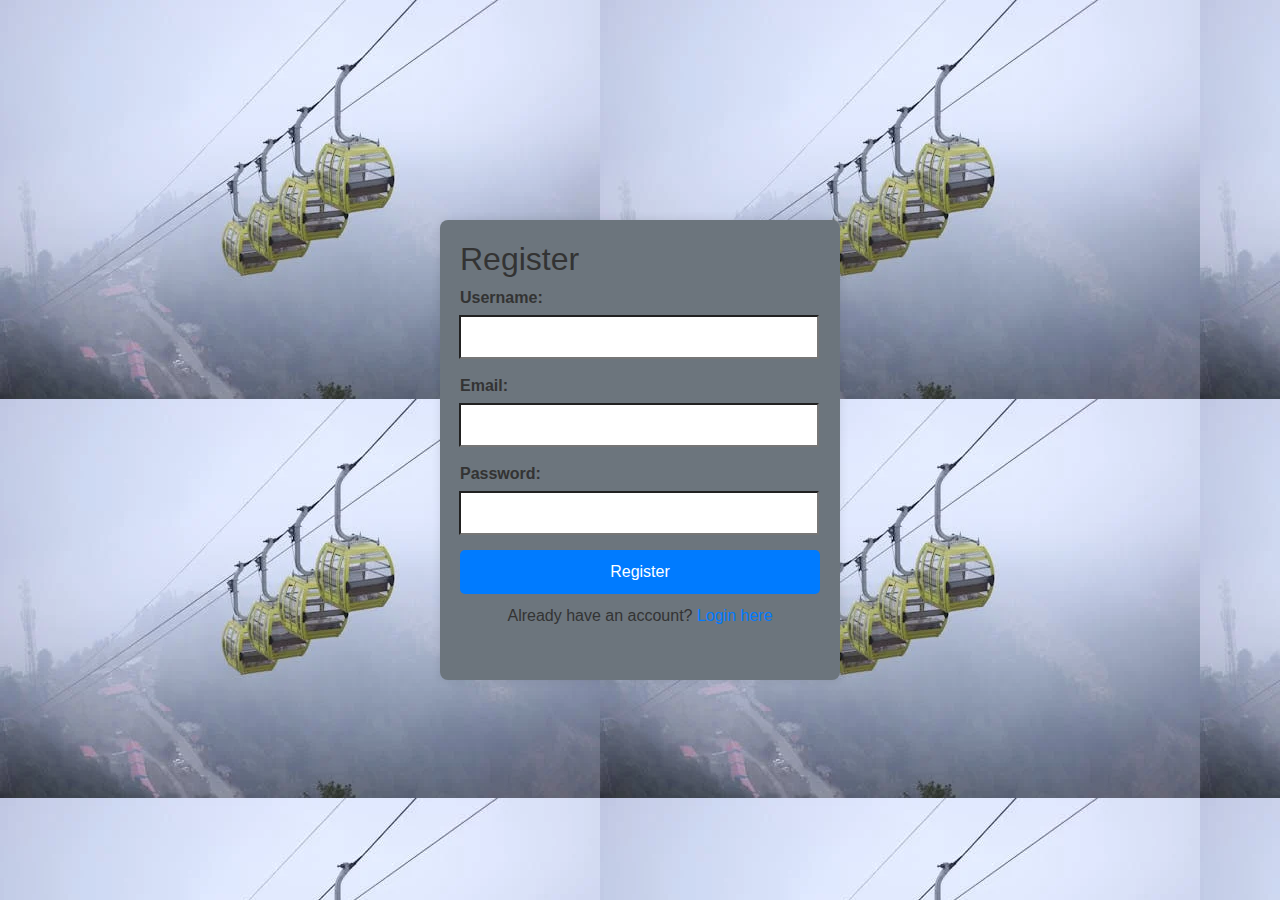
<file: register.html>
<!DOCTYPE html>
<html lang="en">
<head>
    <meta charset="UTF-8">
    <meta name="viewport" content="width=device-width, initial-scale=1.0">
    <link href="https://cdn.jsdelivr.net/npm/bootstrap@5.3.3/dist/css/bootstrap.min.css" rel="stylesheet" integrity="sha384-QWTKZyjpPEjISv5WaRU9OFeRpok6YctnYmDr5pNlyT2bRjXh0JMhjY6hW+ALEwIH" crossorigin="anonymous">
    <link rel="stylesheet" href="styles.css">
    <title>Registration Page</title>
    <style>
        body {
            font-family: Arial, sans-serif;
            margin: 0;
            padding: 0;
            display: flex;
            align-items: center;
            justify-content: center;
            min-height: 100vh;
            background-image: url(images/kanatal.webp);
        }

        .container {
            width: 100%;
            max-width: 400px;
            background-color: #fff;
            padding: 20px;
            border-radius: 8px;
            box-shadow: 0 0 10px rgba(0, 0, 0, 0.1);
        }

        .registration-form {
            display: flex;
            flex-direction: column;
        }

        .input-group {
            margin-bottom: 15px;
        }

        label {
            font-weight: bold;
        }

        input {
            width: 100%;
            padding: 8px;
            margin-top: 5px;
            box-sizing: border-box;
        }

        button {
            background-color: #007bff;
            color: #fff;
            padding: 10px;
            border: none;
            border-radius: 5px;
            cursor: pointer;
        }

        button:hover {
            background-color: #0056b3;
        }

        .login-link {
            text-align: center;
            margin-top: 10px;
        }

        .login-link a {
            color: #007bff;
            text-decoration: none;
        }

        .login-link a:hover {
            text-decoration: underline;
        }
    </style>
</head>
<body>
    <div class="container bg-secondary">
        <form id="registrationForm" class="registration-form">
            <h2>Register</h2>
            <div class="input-group">
                <label for="username">Username:</label>
                <input type="text" id="username" name="username" required>
            </div>
            <div class="input-group">
                <label for="email">Email:</label>
                <input type="email" id="email" name="email" required>
            </div>
            <div class="input-group">
                <label for="password">Password:</label>
                <input type="password" id="password" name="password" required>
            </div>
            <button type="button" onclick="registerUser()">Register</button>
            <div class="login-link">
                <p>Already have an account? <a href="index.html">Login here</a></p>
            </div>
            <p id="error-message"></p>
        </form>
    </div>

    <script>
        function registerUser() {
            // Get user input
            const username = document.getElementById("username").value;
            const email = document.getElementById("email").value;
            const password = document.getElementById("password").value;
    
            // Validate input
            if (!username || !email || !password) {
                alert("Please fill in all fields.");
                return;
            }
    
            // Retrieve existing users from localStorage
            let users = JSON.parse(localStorage.getItem("users")) || [];
    
            // Check if the email is already registered
            const userExists = users.some((user) => user.email === email);
            if (userExists) {
                alert("User with this email already exists.");
                return;
            }
    
            // Add new user to the array
            const newUser = {
                username: username,
                email: email,
                password: password
            };
            users.push(newUser);
    
            // Save updated users array back to localStorage
            localStorage.setItem("users", JSON.stringify(users));
    
            alert("Registration successful! You can now login.");
            window.location.href = "index.html"; // Redirect to login page
        }
    </script>
</body>
</html>
</file>
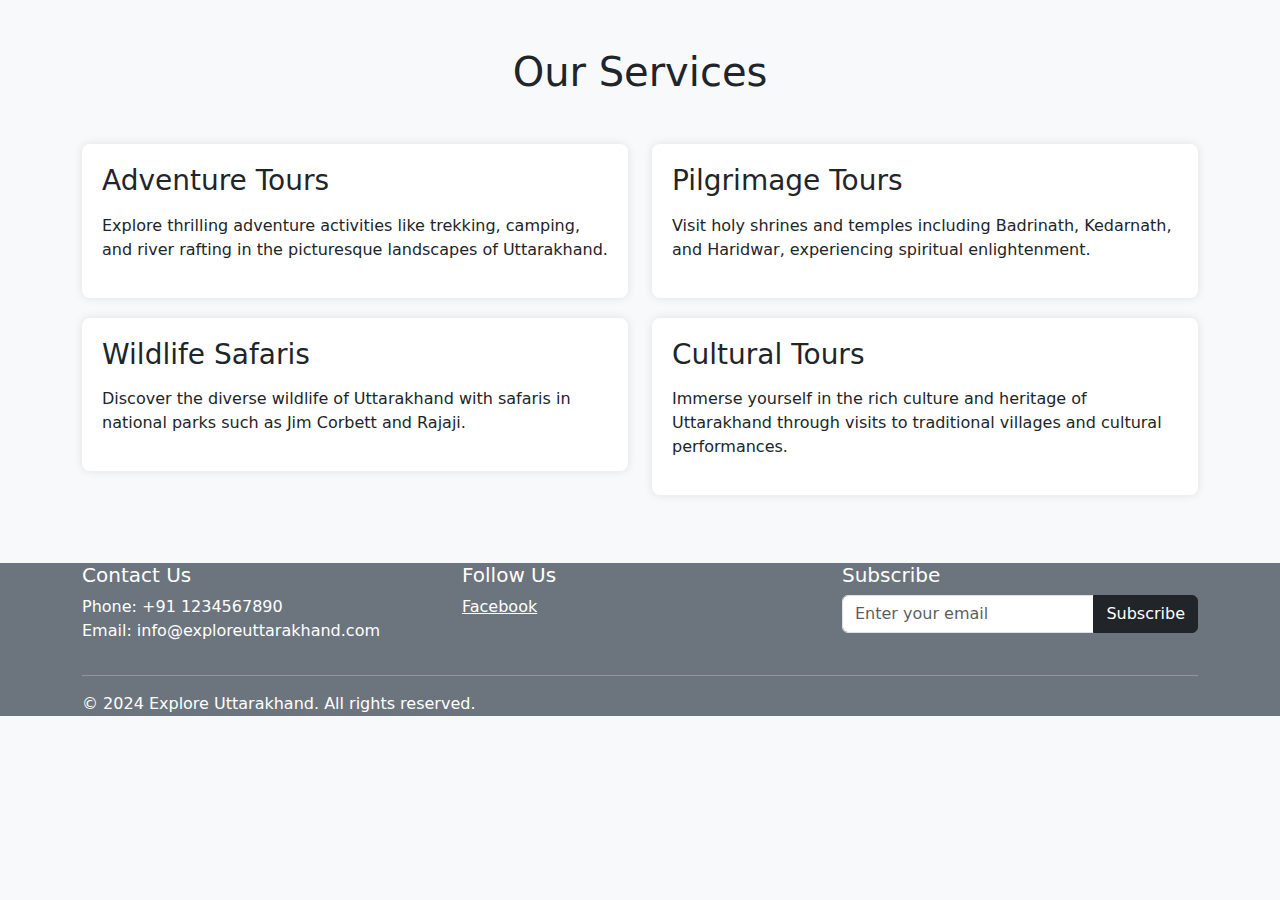
<file: services.html>
<!DOCTYPE html>
<html lang="en">
<head>
    <meta charset="UTF-8">
    <meta name="viewport" content="width=device-width, initial-scale=1.0">
    <title>Services - Explore Uttarakhand</title>
    <link href="https://cdn.jsdelivr.net/npm/bootstrap@5.3.3/dist/css/bootstrap.min.css" rel="stylesheet" integrity="sha384-QWTKZyjpPEjISv5WaRU9OFeRpok6YctnYmDr5pNlyT2bRjXh0JMhjY6hW+ALEwIH" crossorigin="anonymous">
    <style>
        /* Additional custom styles can be added here */
        body {
            background-color: #f8f9fa; /* Light background color */
        }
        .service-item {
            padding: 20px;
            margin-bottom: 20px;
            background-color: #ffffff; /* White background for each service item */
            border-radius: 8px;
            box-shadow: 0 0 10px rgba(0,0,0,0.1); /* Optional: Box shadow for a subtle effect */
        }
        .h1{
            background-image: url(images/chopta.jpeg);
        }
    </style>
</head>
<body>
   

    <div class="container mt-5">
        <h1 class="container text-center mb-5">Our Services</h1>

        <div class="row">
            <div class="col-md-6">
                <div class="service-item">
                    <h3 class="mb-3">Adventure Tours</h3>
                    <p>Explore thrilling adventure activities like trekking, camping, and river rafting in the picturesque landscapes of Uttarakhand.</p>
                </div>
            </div>
            <div class="col-md-6">
                <div class="service-item">
                    <h3 class="mb-3">Pilgrimage Tours</h3>
                    <p>Visit holy shrines and temples including Badrinath, Kedarnath, and Haridwar, experiencing spiritual enlightenment.</p>
                </div>
            </div>
            <div class="col-md-6">
                <div class="service-item">
                    <h3 class="mb-3">Wildlife Safaris</h3>
                    <p>Discover the diverse wildlife of Uttarakhand with safaris in national parks such as Jim Corbett and Rajaji.</p>
                </div>
            </div>
            <div class="col-md-6">
                <div class="service-item">
                    <h3 class="mb-3">Cultural Tours</h3>
                    <p>Immerse yourself in the rich culture and heritage of Uttarakhand through visits to traditional villages and cultural performances.</p>
                </div>
            </div>
        </div>
    </div>

    <footer class="footer bg-secondary text-white mt-5">
        <div class="container">
            <div class="row">
                <div class="col-md-4">
                    <h5>Contact Us</h5>
                    <ul class="list-unstyled">
                        <li>Phone: +91 1234567890</li>
                        <li>Email: info@exploreuttarakhand.com</li>
                    </ul>
                </div>
                <div class="col-md-4">
                    <h5>Follow Us</h5>
                    <ul class="list-unstyled">
                        <li><a href="https://www.facebook.com/exploreuttarakhand" target="_blank" class="text-white">Facebook</a></li>
                    </ul>
                </div>
                <div class="col-md-4">
                    <h5>Subscribe</h5>
                    <form action="#">
                        <div class="input-group mb-3">
                            <input type="email" class="form-control" placeholder="Enter your email" aria-label="Subscribe" aria-describedby="button-addon2">
                            <button class="btn btn-dark" type="button" id="button-addon2">Subscribe</button>
                        </div>
                    </form>
                </div>
            </div>
            <hr>
            <p>&copy; 2024 Explore Uttarakhand. All rights reserved.</p>
        </div>
    </footer>

    <script src="https://maxcdn.bootstrapcdn.com/bootstrap/5.3.0/js/bootstrap.bundle.min.js"></script>
</body>
</html>
</file>
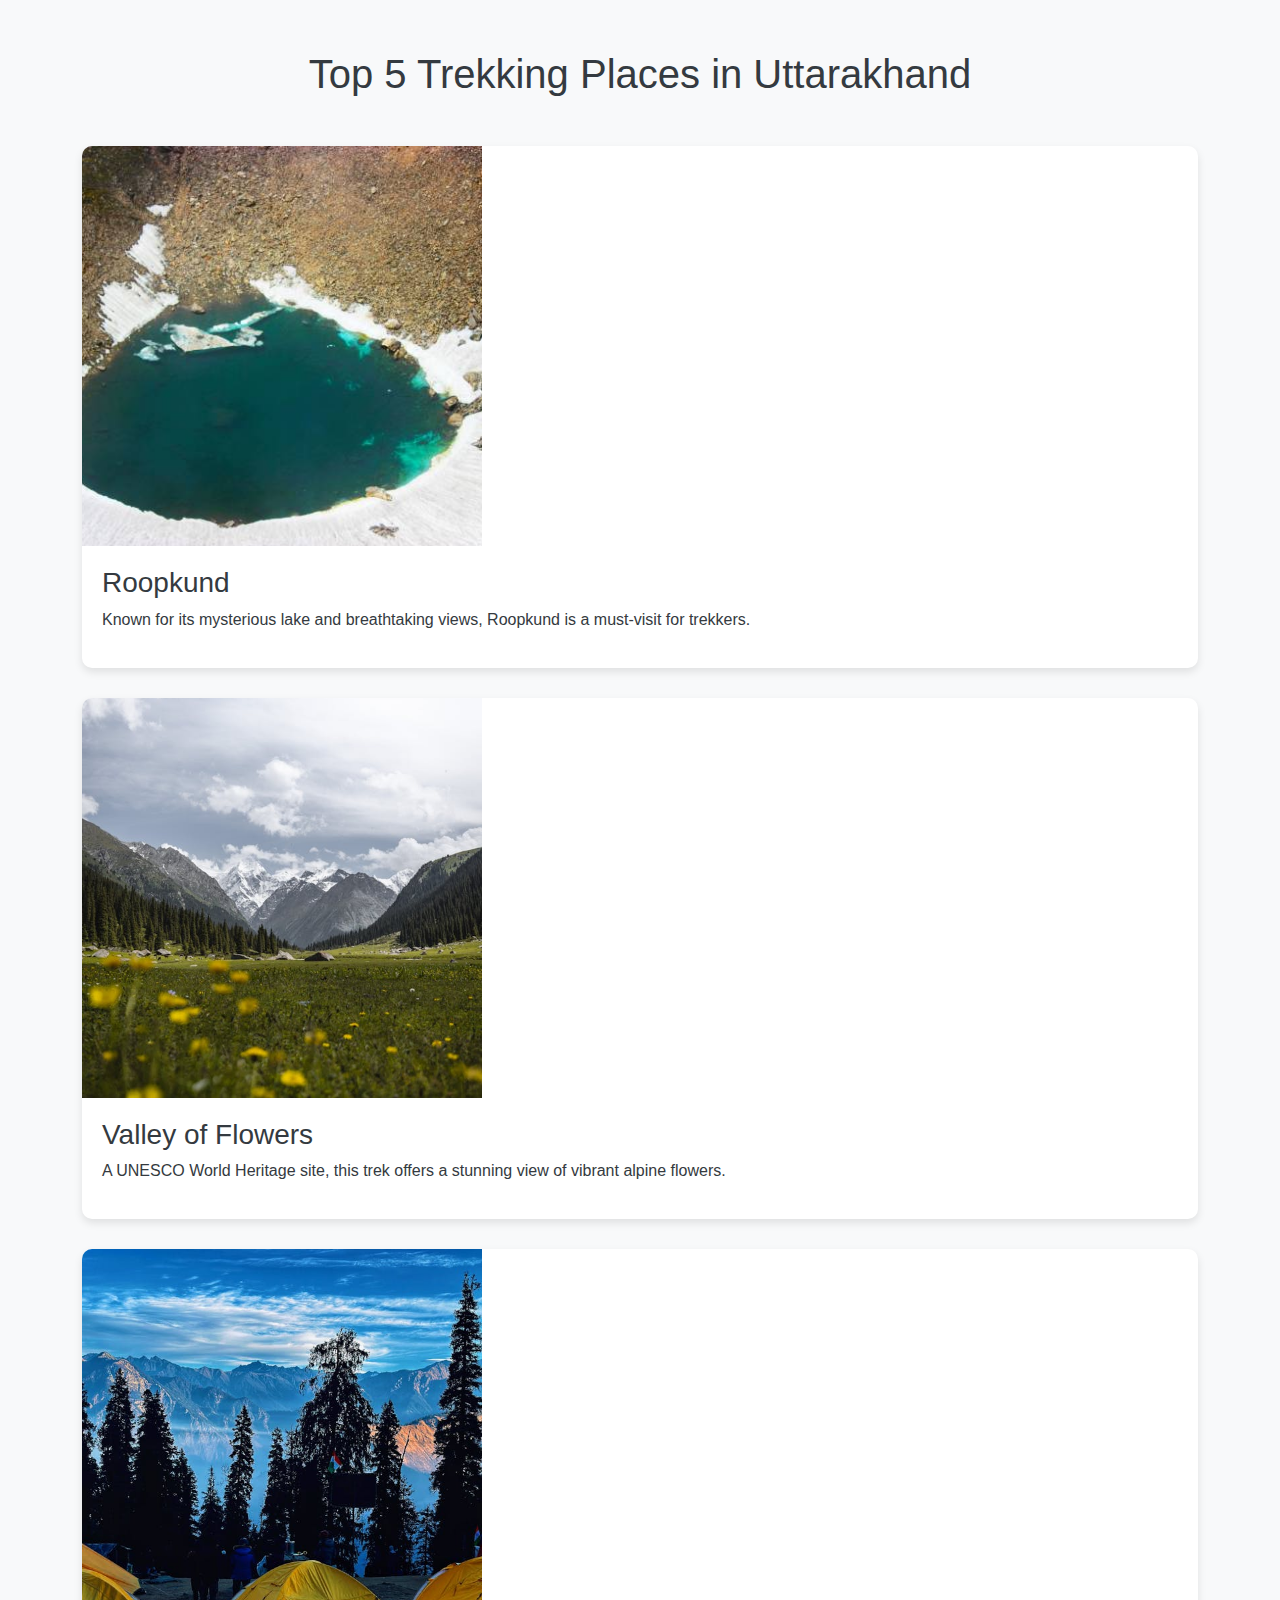
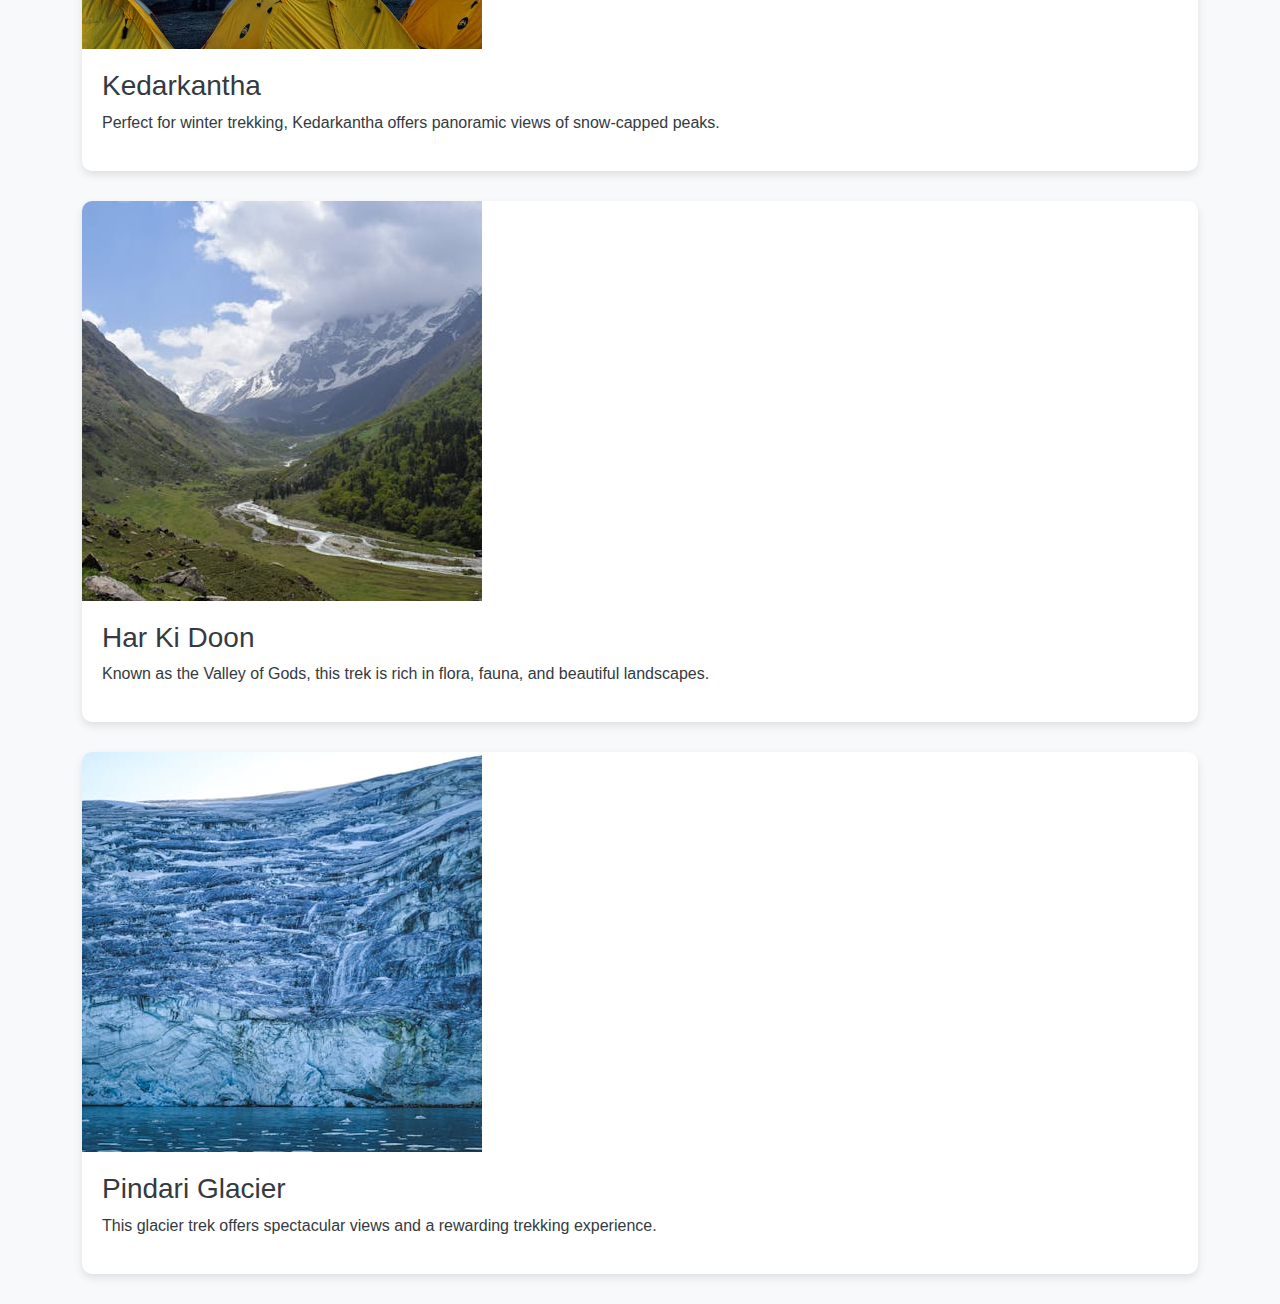
<file: trekking.html>
<!DOCTYPE html>
<html lang="en">
<head>
    <meta charset="UTF-8">
    <meta name="viewport" content="width=device-width, initial-scale=1.0">
    <title>Top 5 Trekking Places in Uttarakhand</title>
    <link href="https://cdn.jsdelivr.net/npm/bootstrap@5.3.3/dist/css/bootstrap.min.css" rel="stylesheet" integrity="sha384-QWTKZyjpPEjISv5WaRU9OFeRpok6YctnYmDr5pNlyT2bRjXh0JMhjY6hW+ALEwIH" crossorigin="anonymous">
    <style>
        body {
            background-color: #f8f9fa;
            color: #343a40;
            font-family: Arial, sans-serif;
        }
        .trekking-list {
            margin-top: 50px;
        }
        .trekking-item {
            background: white;
            border-radius: 10px;
            box-shadow: 0 4px 8px rgba(0,0,0,0.1);
            margin-bottom: 30px;
            overflow: hidden;
            transition: transform 0.3s ease;
        }
        .trekking-item:hover {
            transform: translateY(-10px);
        }
        .trekking-img {
            width: 400px;
            height: 400px;
            object-fit: cover;
        }
        .trekking-content {
            padding: 20px;
        }
    </style>
</head>
<body>
    <div class="container trekking-list">
        <h1 class="text-center mb-5">Top 5 Trekking Places in Uttarakhand</h1>
        
        <div class="trekking-item">
            <img src="./images/roopkund.jpg" class="trekking-img" alt="Roopkund">
            <div class="trekking-content">
                <h3>Roopkund</h3>
                <p>Known for its mysterious lake and breathtaking views, Roopkund is a must-visit for trekkers.</p>
            </div>
        </div>
        
        <div class="trekking-item">
            <img src="./images/valleyofflowers.jpeg" class="trekking-img" alt="Valley of Flowers">
            <div class="trekking-content">
                <h3>Valley of Flowers</h3>
                <p>A UNESCO World Heritage site, this trek offers a stunning view of vibrant alpine flowers.</p>
            </div>
        </div>
        
        <div class="trekking-item">
            <img src="./images/kedarkantha.jpeg" class="trekking-img" alt="Kedarkantha">
            <div class="trekking-content">
                <h3>Kedarkantha</h3>
                <p>Perfect for winter trekking, Kedarkantha offers panoramic views of snow-capped peaks.</p>
            </div>
        </div>
        
        <div class="trekking-item">
            <img src="./images/karkidoon.jpeg" class="trekking-img" alt="Har Ki Doon">
            <div class="trekking-content">
                <h3>Har Ki Doon</h3>
                <p>Known as the Valley of Gods, this trek is rich in flora, fauna, and beautiful landscapes.</p>
            </div>
        </div>
        
        <div class="trekking-item">
            <img src="./images/pindariglacier.jpeg" class="trekking-img" alt="Pindari Glacier">
            <div class="trekking-content">
                <h3>Pindari Glacier</h3>
                <p>This glacier trek offers spectacular views and a rewarding trekking experience.</p>
            </div>
        </div>
        
    </div>
</body>
</html>
</file>
<file: styles.css>
.destination{
    text-align: center;
}


.album{
    text-align: center;
}


.img-200 {
        width: 600px;
        height: 500px; /* Maintain aspect ratio */
    }

    .destination {
        font-size: 1.5rem;
        color: #291a86; /* Adjust text color as needed */
        text-decoration: none; /* Remove underline by default */
    }

    .destination a {
        color: #131416; /* Link color */
        text-decoration: none; /* Remove underline */
    }

    .destination a:hover {
        text-decoration: none; /* Ensure no underline on hover */
    }

    .footer {
        background-image: url(images/background2.webp);
        margin-bottom: 0; /* Remove bottom margin */
        padding-bottom: 20px; /* Optional: Add padding if needed */
    }

    .form-control{
        background-color: rgb(185, 163, 163);
        border-color:rgb(185, 163, 163) ;
        color: black;
    }

    /* Default Light Mode */
body {
    background-color: #f8f9fa;
    color: #333;
    transition: all 0.3s ease;
}

header {
    background-color: rgba(0, 0, 0, 0.5); /* Semi-transparent for header */
}

.card {
    background-color: #fff;
}

.footer {
    background-color: #d3d3d3 !important; /* Override Bootstrap's bg-dark-subtle */
}

/* Dark Mode */
body.dark-mode {
    background-color: #333;
    color: #f8f9fa;
}

body.dark-mode header {
    background-color: rgba(0, 0, 0, 0.8);
}

body.dark-mode .card {
    background-color: #444;
}

body.dark-mode .footer {
    background-color: #222 !important;
}

body.dark-mode .btn-light {
    background-color: #555;
    color: #fff;
    border-color: #555;
}

body.dark-mode .btn-outline-light {
    color: #f8f9fa;
    border-color: #f8f9fa;
}

body.dark-mode .btn-outline-secondary {
    color: #ccc;
    border-color: #ccc;
}

body.dark-mode .nav-link {
    color: #ccc !important;
}

body.dark-mode .nav-link.text-secondary {
    color: #aaa !important;
}

body.dark-mode .text-body-emphasis {
    color: #f8f9fa !important;
}

body.dark-mode .carousel-inner h4 {
    color: #f8f9fa;
}

/* Custom class for carousel images */
.img-200 {
    max-height: 200px;
    object-fit: cover;
}
</file>
